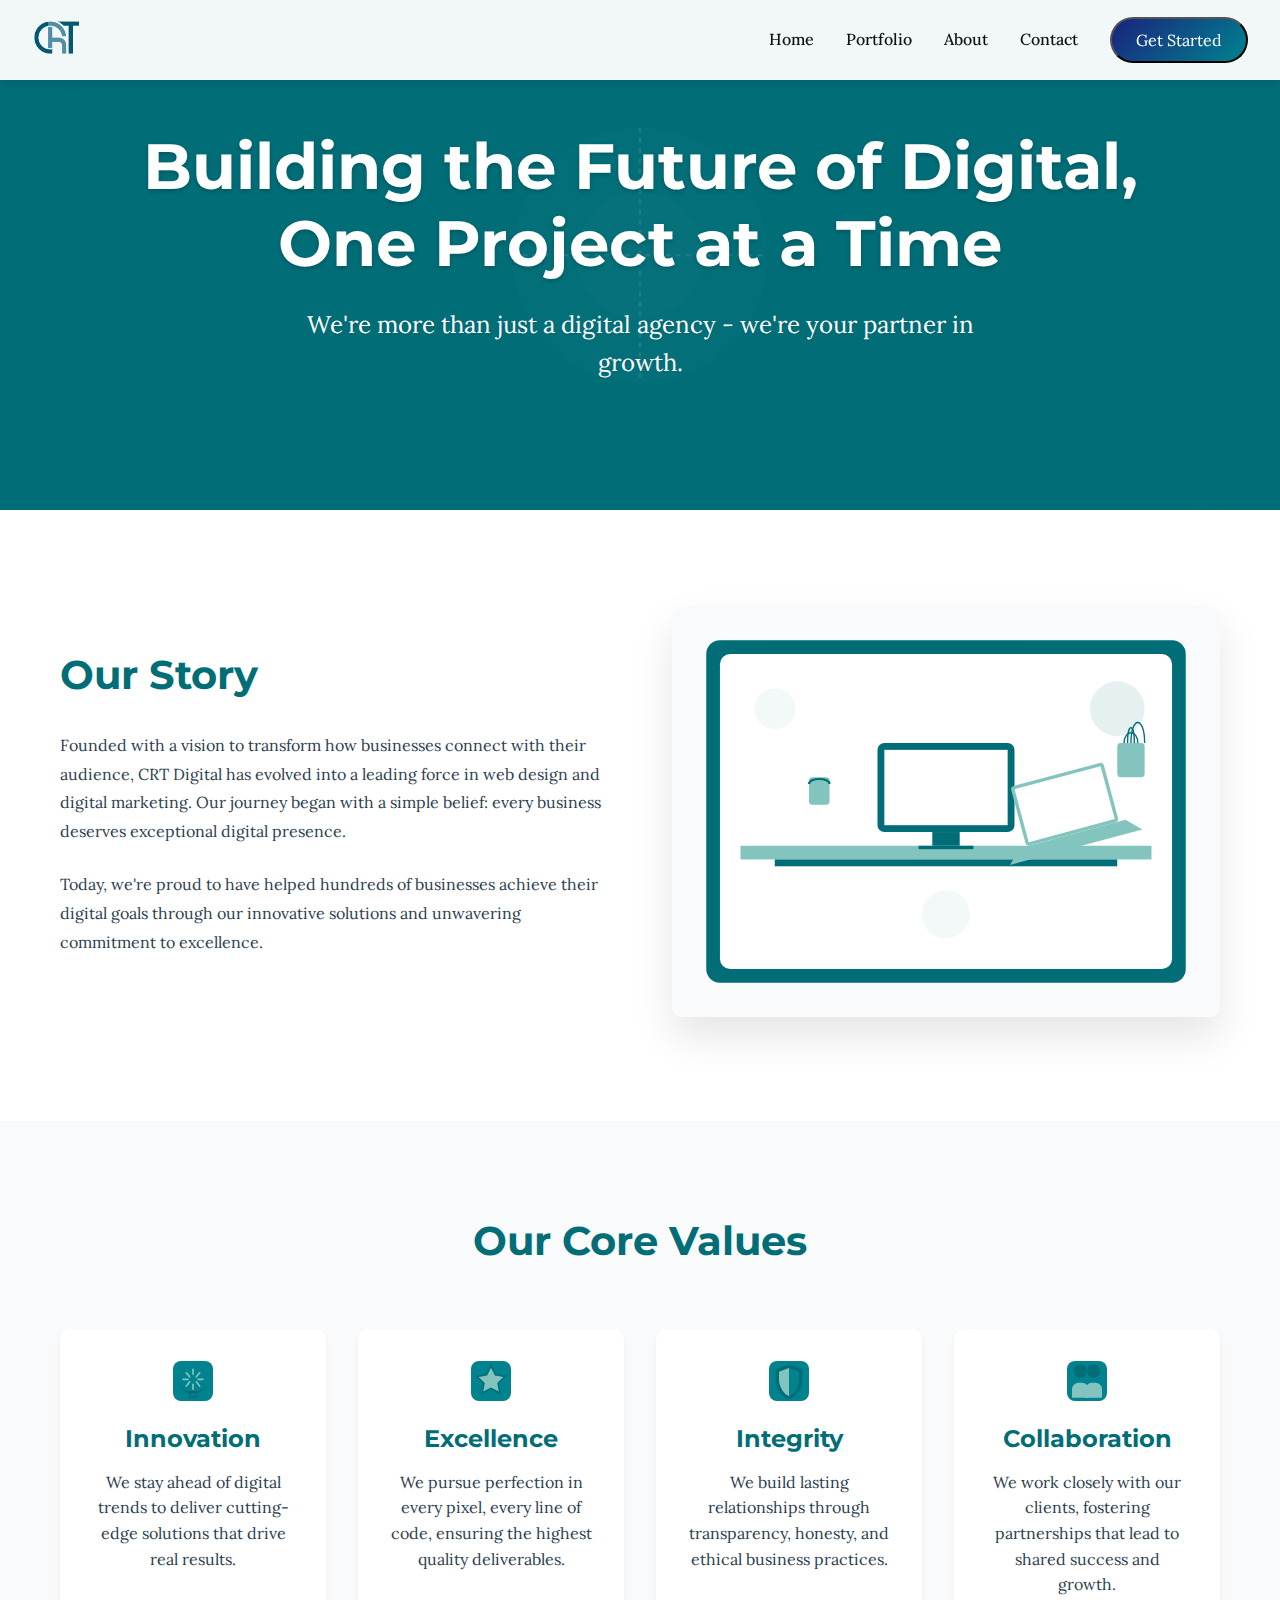
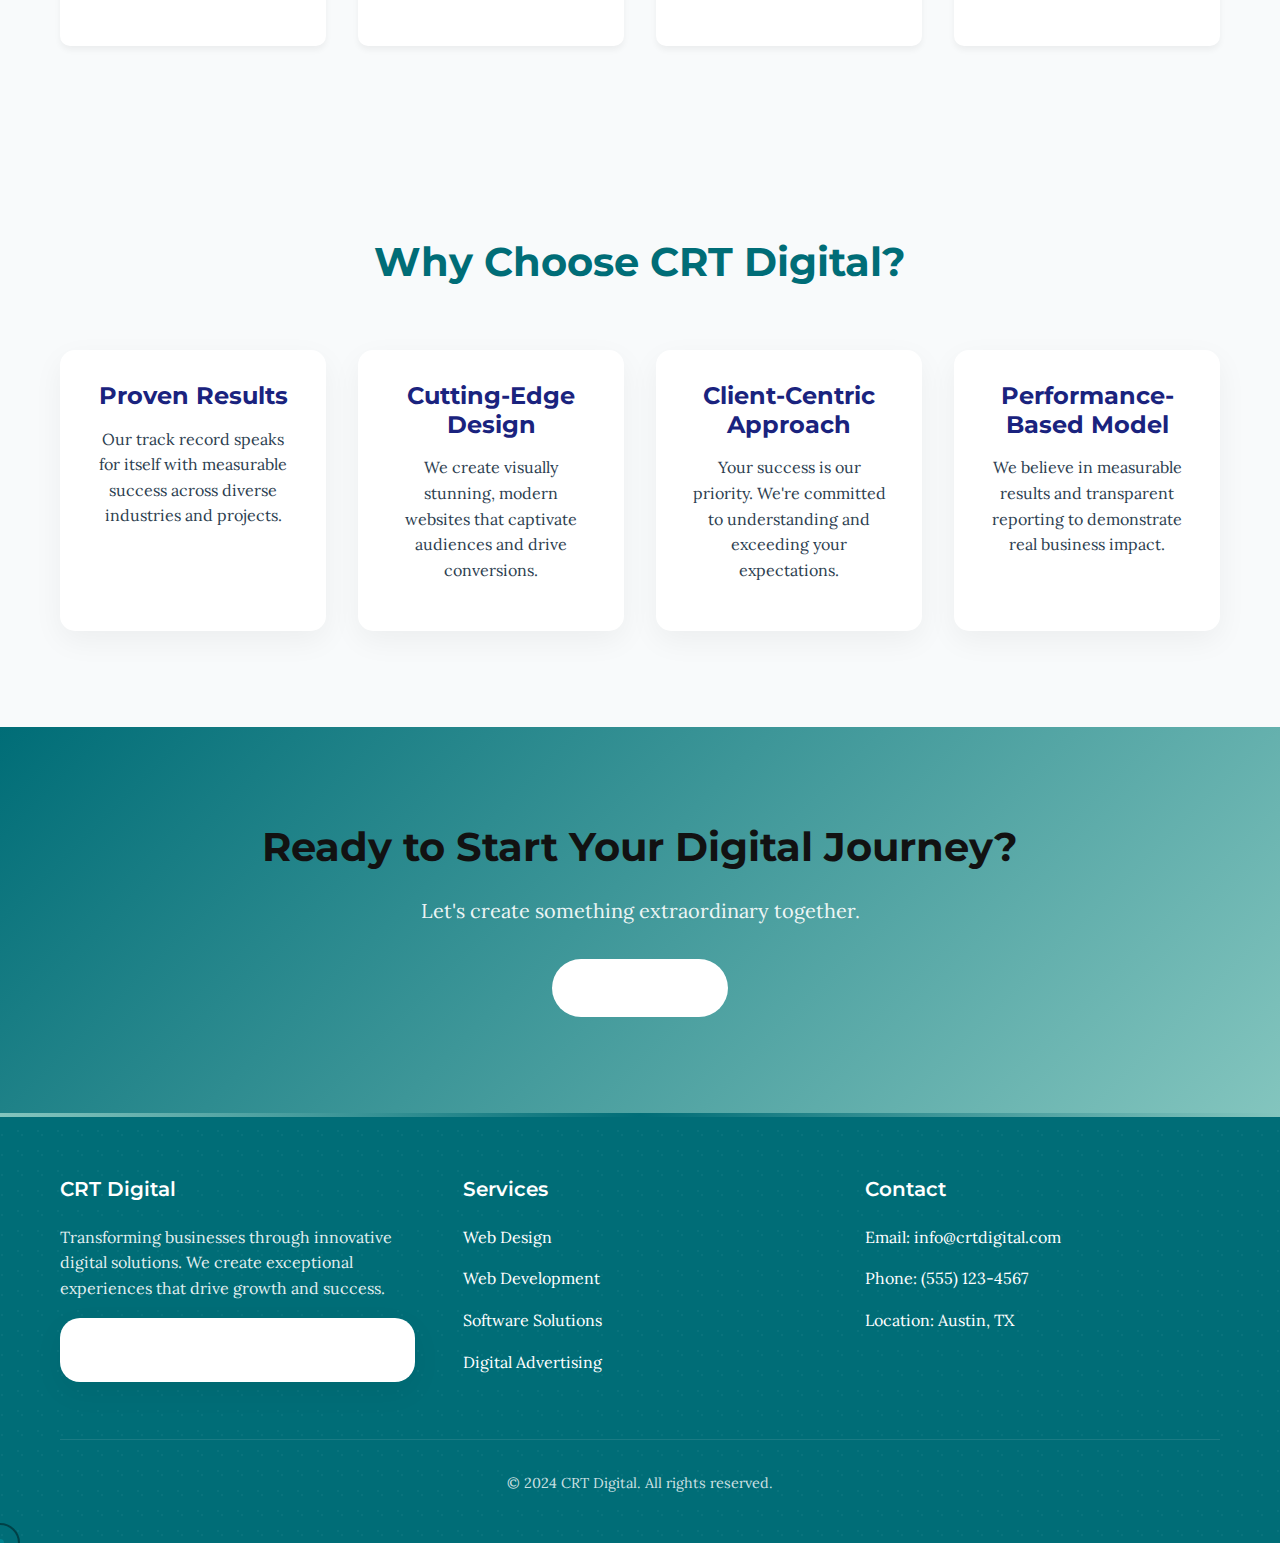
<file: about.html>
<!DOCTYPE html>
<html lang="en">
<head>
    <meta charset="UTF-8">
    <meta name="viewport" content="width=device-width, initial-scale=1.0">
    <title>About Us - CRT Digital | Web Design & Development Agency</title>
    <meta name="description" content="Learn about CRT Digital's journey, our team, and our commitment to delivering exceptional web design and digital marketing solutions.">
    
    <!-- Favicon -->
    <link rel="icon" type="image/png" href="assets/images/favicon.png">
    
    <!-- Fonts -->
    <link rel="preconnect" href="https://fonts.googleapis.com">
    <link rel="preconnect" href="https://fonts.gstatic.com" crossorigin>
    <link href="https://fonts.googleapis.com/css2?family=Montserrat:wght@400;500;600;700&family=Lora:wght@400;500;600&display=swap" rel="stylesheet">
    
    <!-- CSS -->
    <link rel="stylesheet" href="css/normalize.css">
    <link rel="stylesheet" href="css/styles.css">
    <link rel="stylesheet" href="css/animations.css">
    
    <!-- Scripts -->
    <script src="js/main.js" defer></script>
</head>
<body>
    <!-- Navigation -->
    <nav class="main-nav">
        <div class="nav-container">
            <a href="/" class="logo">
                <img src="assets/images/logo/crtOne[3206].png" alt="CRT Digital Logo">
            </a>
            <div class="nav-links">
                <a href="/">Home</a>
                <a href="/portfolio.html">Portfolio</a>
                <a href="/about.html" class="active">About</a>
                <a href="/contact.html">Contact</a>
                <button class="cta-button">Get Started</button>
            </div>
            <button class="mobile-menu-toggle" aria-label="Toggle Menu">
                <span></span>
                <span></span>
                <span></span>
            </button>
        </div>
    </nav>

    <!-- Hero Section -->
    <header class="about-hero">
        <img src="assets/images/graphics/about-hero-graphic.svg" alt="" class="about-hero-graphic" aria-hidden="true">
        <div class="container">
            <h1 class="reveal" data-aos="fade-up">Building the Future of Digital,<br>One Project at a Time</h1>
            <p class="reveal" data-aos="fade-up" data-aos-delay="100">We're more than just a digital agency - we're your partner in growth.</p>
        </div>
    </header>

    <!-- Story Section -->
    <section class="story-section">
        <div class="container">
            <div class="story-grid">
                <div class="story-content" data-aos="fade-right">
                    <h2>Our Story</h2>
                    <p>Founded with a vision to transform how businesses connect with their audience, CRT Digital has evolved into a leading force in web design and digital marketing. Our journey began with a simple belief: every business deserves exceptional digital presence.</p>
                    <p>Today, we're proud to have helped hundreds of businesses achieve their digital goals through our innovative solutions and unwavering commitment to excellence.</p>
                </div>
                <div class="story-image" data-aos="fade-left">
                    <img src="assets/images/about/office-graphic.svg" alt="CRT Digital Office" loading="lazy">
                </div>
            </div>
        </div>
    </section>

    <!-- Values Section -->
    <section class="values-section">
        <div class="container">
            <h2 data-aos="fade-up">Our Core Values</h2>
            <div class="values-grid">
                <div class="value-card" data-aos="fade-up" data-aos-delay="0">
                    <div class="value-icon">
                        <img src="assets/images/icons/innovation.svg" alt="Innovation Icon">
                    </div>
                    <h3>Innovation</h3>
                    <p>We stay ahead of digital trends to deliver cutting-edge solutions that drive real results.</p>
                </div>
                <div class="value-card" data-aos="fade-up" data-aos-delay="100">
                    <div class="value-icon">
                        <img src="assets/images/icons/excellence.svg" alt="Excellence Icon">
                    </div>
                    <h3>Excellence</h3>
                    <p>We pursue perfection in every pixel, every line of code, ensuring the highest quality deliverables.</p>
                </div>
                <div class="value-card" data-aos="fade-up" data-aos-delay="200">
                    <div class="value-icon">
                        <img src="assets/images/icons/integrity.svg" alt="Integrity Icon">
                    </div>
                    <h3>Integrity</h3>
                    <p>We build lasting relationships through transparency, honesty, and ethical business practices.</p>
                </div>
                <div class="value-card" data-aos="fade-up" data-aos-delay="300">
                    <div class="value-icon">
                        <img src="assets/images/icons/collaboration.svg" alt="Collaboration Icon">
                    </div>
                    <h3>Collaboration</h3>
                    <p>We work closely with our clients, fostering partnerships that lead to shared success and growth.</p>
                </div>
            </div>
        </div>
    </section>

    <!-- Why Choose Us Section -->
    <section class="why-us-section">
        <div class="container">
            <h2 data-aos="fade-up">Why Choose CRT Digital?</h2>
            <div class="benefits-grid">
                <div class="benefit-card" data-aos="fade-up" data-aos-delay="0">
                    <h3>Proven Results</h3>
                    <p>Our track record speaks for itself with measurable success across diverse industries and projects.</p>
                </div>
                <div class="benefit-card" data-aos="fade-up" data-aos-delay="100">
                    <h3>Cutting-Edge Design</h3>
                    <p>We create visually stunning, modern websites that captivate audiences and drive conversions.</p>
                </div>
                <div class="benefit-card" data-aos="fade-up" data-aos-delay="200">
                    <h3>Client-Centric Approach</h3>
                    <p>Your success is our priority. We're committed to understanding and exceeding your expectations.</p>
                </div>
                <div class="benefit-card" data-aos="fade-up" data-aos-delay="300">
                    <h3>Performance-Based Model</h3>
                    <p>We believe in measurable results and transparent reporting to demonstrate real business impact.</p>
                </div>
            </div>
        </div>
    </section>

    <!-- Call to Action -->
    <section class="cta-section">
        <div class="container">
            <h2 data-aos="fade-up">Ready to Start Your Digital Journey?</h2>
            <p data-aos="fade-up" data-aos-delay="100">Let's create something extraordinary together.</p>
            <a href="/contact.html" class="cta-button" data-aos="fade-up" data-aos-delay="200">Get in Touch</a>
        </div>
    </section>

    <!-- Footer -->
    <footer class="footer">
        <div class="container">
            <div class="footer-content">
                <div class="footer-section">
                    <h3><a href="/">CRT Digital</a></h3>
                    <p>Transforming businesses through innovative digital solutions. We create exceptional experiences that drive growth and success.</p>
                    <div class="social-links">
                        <a href="https://linkedin.com" target="_blank" rel="noopener noreferrer" aria-label="LinkedIn"><i class="fab fa-linkedin"></i></a>
                        <a href="https://twitter.com" target="_blank" rel="noopener noreferrer" aria-label="Twitter"><i class="fab fa-twitter"></i></a>
                        <a href="https://facebook.com" target="_blank" rel="noopener noreferrer" aria-label="Facebook"><i class="fab fa-facebook"></i></a>
                        <a href="https://instagram.com" target="_blank" rel="noopener noreferrer" aria-label="Instagram"><i class="fab fa-instagram"></i></a>
                    </div>
                </div>
                <div class="footer-section">
                    <h3>Services</h3>
                    <p><a href="/services/web-design.html">Web Design</a></p>
                    <p><a href="/services/web-development.html">Web Development</a></p>
                    <p><a href="/services/software-solutions.html">Software Solutions</a></p>
                    <p><a href="/services/digital-advertising.html">Digital Advertising</a></p>
                </div>
                <div class="footer-section">
                    <h3>Contact</h3>
                    <p><a href="mailto:info@crtdigital.com">Email: info@crtdigital.com</a></p>
                    <p><a href="tel:+15551234567">Phone: (555) 123-4567</a></p>
                    <p><a href="https://maps.google.com/?q=Austin,TX" target="_blank" rel="noopener noreferrer">Location: Austin, TX</a></p>
                </div>
            </div>
            <div class="footer-bottom">
                <p>&copy; 2024 CRT Digital. All rights reserved.</p>
            </div>
        </div>
    </footer>
</body>
</html>
</file>
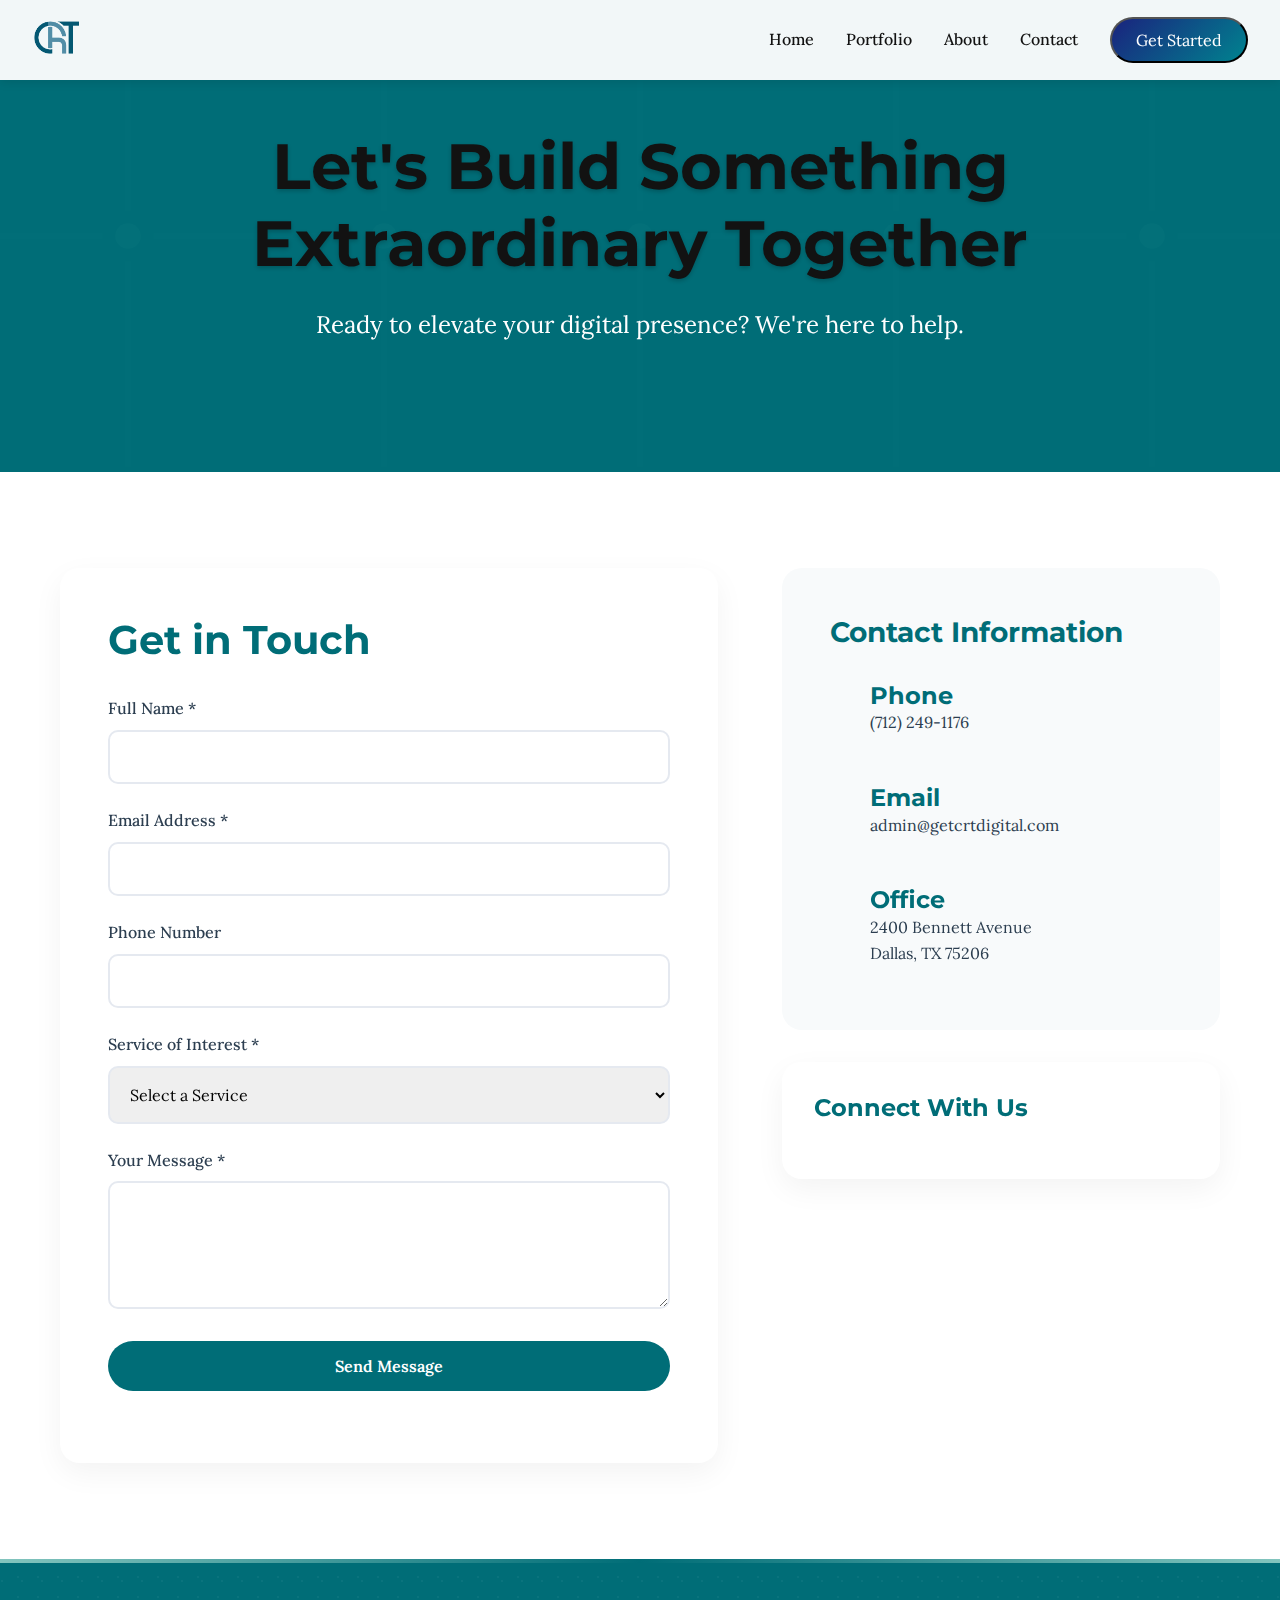
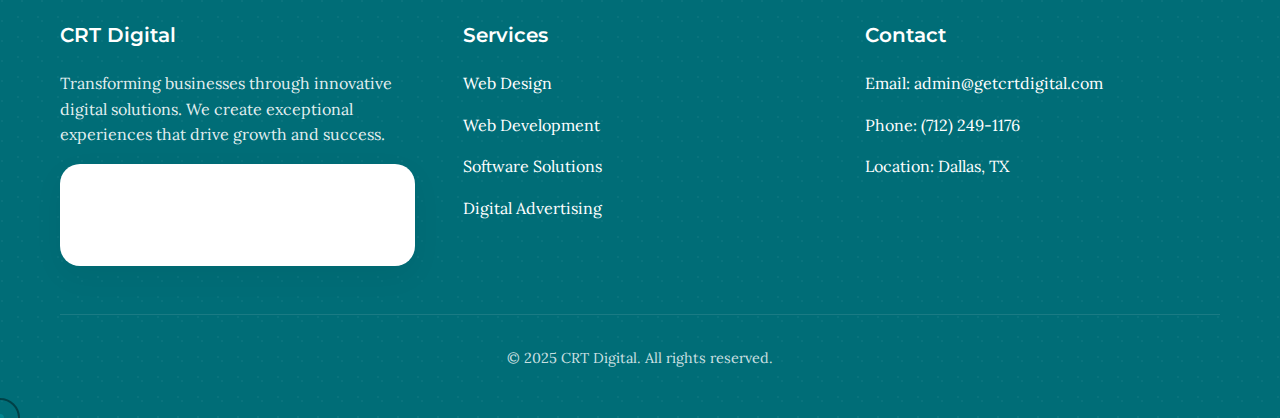
<file: contact.html>
<!DOCTYPE html>
<html lang="en">
<head>
    <meta charset="UTF-8">
    <meta name="viewport" content="width=device-width, initial-scale=1.0">
    <title>Contact Us - CRT Digital | Web Design & Development Agency</title>
    <meta name="description" content="Get in touch with CRT Digital for world-class web design, development, and digital marketing solutions.">
    
    <!-- Favicon -->
    <link rel="icon" type="image/png" href="assets/images/favicon.png">
    
    <!-- Fonts -->
    <link rel="preconnect" href="https://fonts.googleapis.com">
    <link rel="preconnect" href="https://fonts.gstatic.com" crossorigin>
    <link href="https://fonts.googleapis.com/css2?family=Montserrat:wght@400;500;600;700&family=Lora:wght@400;500;600&display=swap" rel="stylesheet">
    
    <!-- CSS -->
    <link rel="stylesheet" href="css/normalize.css">
    <link rel="stylesheet" href="css/styles.css">
    <link rel="stylesheet" href="https://unpkg.com/aos@next/dist/aos.css" />
    <link rel="stylesheet" href="css/animations.css">
    
    <!-- Scripts -->
    <script src="js/main.js" defer></script>
    <script src="js/contact.js" defer></script>
</head>
<body>
    <!-- Navigation -->
    <nav class="main-nav">
        <div class="nav-container">
            <a href="/" class="logo">
                <img src="assets/images/logo/crtOne[3206].png" alt="CRT Digital Logo">
            </a>
            <div class="nav-links">
                <a href="/">Home</a>
                <a href="/portfolio.html">Portfolio</a>
                <a href="/about.html">About</a>
                <a href="/contact.html" class="active">Contact</a>
                <button class="cta-button">Get Started</button>
            </div>
            <button class="mobile-menu-toggle" aria-label="Toggle Menu">
                <span></span>
                <span></span>
                <span></span>
            </button>
        </div>
    </nav>

    <!-- Contact Hero -->
    <header class="contact-hero">
        <div class="container">
            <h1 data-aos="fade-up" data-aos-duration="1000">Let's Build Something Extraordinary Together</h1>
            <p data-aos="fade-up" data-aos-delay="200" data-aos-duration="1000">Ready to elevate your digital presence? We're here to help.</p>
        </div>
    </header>

    <!-- Contact Section -->
    <section class="contact-section">
        <div class="container">
            <div class="contact-grid">
                <!-- Contact Form -->
                <div class="contact-form-container" data-aos="fade-right">
                    <h2>Get in Touch</h2>
                    <form id="contactForm" class="contact-form" novalidate>
                        <div class="form-group">
                            <label for="name">Full Name *</label>
                            <input type="text" id="name" name="name" required>
                        </div>
                        <div class="form-group">
                            <label for="email">Email Address *</label>
                            <input type="email" id="email" name="email" required>
                        </div>
                        <div class="form-group">
                            <label for="phone">Phone Number</label>
                            <input type="tel" id="phone" name="phone">
                        </div>
                        <div class="form-group">
                            <label for="service">Service of Interest *</label>
                            <select id="service" name="service" required>
                                <option value="">Select a Service</option>
                                <option value="web-design">Web Design</option>
                                <option value="web-development">Web Development</option>
                                <option value="software-solutions">Software Solutions</option>
                                <option value="digital-advertising">Digital Advertising</option>
                            </select>
                        </div>
                        <div class="form-group">
                            <label for="message">Your Message *</label>
                            <textarea id="message" name="message" rows="5" required></textarea>
                        </div>
                        <div class="form-group">
                            <button type="submit" class="submit-button">Send Message</button>
                        </div>
                    </form>
                </div>

                <!-- Contact Information -->
                <div class="contact-info" data-aos="fade-left">
                    <div class="info-card">
                        <h3>Contact Information</h3>
                        <div class="info-item">
                            <svg width="24" height="24"><use href="assets/images/icons/contact-icons.svg#phone-icon"/></svg>
                            <div>
                                <h4>Phone</h4>
                                <p><a href="tel:+17122491176">(712) 249-1176</a></p>
                            </div>
                        </div>
                        <div class="info-item">
                            <svg width="24" height="24"><use href="assets/images/icons/contact-icons.svg#email-icon"/></svg>
                            <div>
                                <h4>Email</h4>
                                <p><a href="mailto:admin@getcrtdigital.com">admin@getcrtdigital.com</a></p>
                            </div>
                        </div>
                        <div class="info-item">
                            <svg width="24" height="24"><use href="assets/images/icons/contact-icons.svg#location-icon"/></svg>
                            <div>
                                <h4>Office</h4>
                                <p>2400 Bennett Avenue<br>Dallas, TX 75206</p>
                            </div>
                        </div>
                    </div>

                    <div class="social-links">
                        <h3>Connect With Us</h3>
                        <div class="social-icons">
                            <a href="#" target="_blank" rel="noopener" aria-label="LinkedIn">
                                <svg width="24" height="24"><use href="assets/images/icons/social-icons.svg#linkedin-icon"/></svg>
                            </a>
                            <a href="#" target="_blank" rel="noopener" aria-label="Twitter">
                                <svg width="24" height="24"><use href="assets/images/icons/social-icons.svg#twitter-icon"/></svg>
                            </a>
                            <a href="#" target="_blank" rel="noopener" aria-label="Instagram">
                                <svg width="24" height="24"><use href="assets/images/icons/social-icons.svg#instagram-icon"/></svg>
                            </a>
                        </div>
                    </div>
                </div>
            </div>
        </div>
    </section>

    <!-- Footer -->
    <footer class="footer">
        <div class="container">
            <div class="footer-content">
                <div class="footer-section">
                    <h3><a href="/">CRT Digital</a></h3>
                    <p>Transforming businesses through innovative digital solutions. We create exceptional experiences that drive growth and success.</p>
                    <div class="social-links">
                        <a href="https://linkedin.com" target="_blank" rel="noopener noreferrer" aria-label="LinkedIn">
                            <svg width="20" height="20"><use href="assets/images/icons/social-icons.svg#linkedin-icon"/></svg>
                        </a>
                        <a href="https://twitter.com" target="_blank" rel="noopener noreferrer" aria-label="Twitter">
                            <svg width="20" height="20"><use href="assets/images/icons/social-icons.svg#twitter-icon"/></svg>
                        </a>
                        <a href="https://instagram.com" target="_blank" rel="noopener noreferrer" aria-label="Instagram">
                            <svg width="20" height="20"><use href="assets/images/icons/social-icons.svg#instagram-icon"/></svg>
                        </a>
                    </div>
                </div>
                <div class="footer-section">
                    <h3>Services</h3>
                    <p><a href="services/web-design.html">Web Design</a></p>
                    <p><a href="services/web-development.html">Web Development</a></p>
                    <p><a href="services/software-solutions.html">Software Solutions</a></p>
                    <p><a href="services/digital-advertising.html">Digital Advertising</a></p>
                </div>
                <div class="footer-section">
                    <h3>Contact</h3>
                    <p><a href="mailto:admin@getcrtdigital.com">Email: admin@getcrtdigital.com</a></p>
                    <p><a href="tel:+17122491176">Phone: (712) 249-1176</a></p>
                    <p><a href="https://maps.google.com/?q=2400+Bennett+Avenue,+Dallas+TX+75206" target="_blank" rel="noopener noreferrer">Location: Dallas, TX</a></p>
                </div>
            </div>
            <div class="footer-bottom">
                <p>&copy; 2025 CRT Digital. All rights reserved.</p>
            </div>
        </div>
    </footer>

    <!-- Scripts -->
    <script src="https://unpkg.com/aos@next/dist/aos.js"></script>
    <script>
        AOS.init({
            duration: 800,
            offset: 100,
            once: true
        });
    </script>
    <script src="js/main.js"></script>
    <script src="js/contact.js"></script>
</body>
</html>
</file>
<file: css/styles.css>
/* Design System - CRT Digital
 * Version: 1.0.0
 * Last Updated: 2025-01-13
 */

:root {
    /* Color System */
    --primary-blue: #1a237e;
    --primary-blue-rgb: 26, 35, 126;
    --primary-gold: #ffd700;
    --primary-gold-rgb: 255, 215, 0;
    --primary-teal: #00838f;
    --primary-teal-rgb: 0, 131, 143;
    
    /* Gradients */
    --gradient-start: #1a237e;
    --gradient-middle: #0277bd;
    --gradient-end: #00838f;
    --gradient-gold: linear-gradient(135deg, #ffd700, #ffa000);
    --gradient-primary: linear-gradient(135deg, var(--gradient-start), var(--gradient-end));
    --gradient-dark: linear-gradient(135deg, #121212, #1a237e);
    
    /* Neutral Colors */
    --text-dark: #121212;
    --text-light: #ffffff;
    --text-muted: #6b7280;
    --surface-light: #ffffff;
    --surface-dark: #121212;
    
    /* Typography */
    --font-heading: 'Montserrat', -apple-system, BlinkMacSystemFont, sans-serif;
    --font-body: 'Lora', Georgia, serif;
    
    /* Font Sizes */
    --text-xs: 0.75rem;
    --text-sm: 0.875rem;
    --text-base: 1rem;
    --text-lg: 1.125rem;
    --text-xl: 1.25rem;
    --text-2xl: 1.5rem;
    --text-3xl: 1.875rem;
    --text-4xl: 2.25rem;
    --text-5xl: 3rem;
    
    /* Spacing */
    --space-1: 0.25rem;
    --space-2: 0.5rem;
    --space-3: 0.75rem;
    --space-4: 1rem;
    --space-5: 1.25rem;
    --space-6: 1.5rem;
    --space-8: 2rem;
    --space-10: 2.5rem;
    --space-12: 3rem;
    --space-16: 4rem;
    
    /* Shadows */
    --shadow-sm: 0 1px 2px 0 rgba(0, 0, 0, 0.05);
    --shadow-md: 0 4px 6px -1px rgba(0, 0, 0, 0.1), 0 2px 4px -1px rgba(0, 0, 0, 0.06);
    --shadow-lg: 0 10px 15px -3px rgba(0, 0, 0, 0.1), 0 4px 6px -2px rgba(0, 0, 0, 0.05);
    --shadow-xl: 0 20px 25px -5px rgba(0, 0, 0, 0.1), 0 10px 10px -5px rgba(0, 0, 0, 0.04);
    
    /* Border Radius */
    --radius-sm: 0.25rem;
    --radius-md: 0.375rem;
    --radius-lg: 0.5rem;
    --radius-xl: 1rem;
    --radius-2xl: 1.5rem;
    --radius-full: 9999px;
    
    /* Transitions */
    --transition-fast: 150ms cubic-bezier(0.4, 0, 0.2, 1);
    --transition-normal: 300ms cubic-bezier(0.4, 0, 0.2, 1);
    --transition-slow: 500ms cubic-bezier(0.4, 0, 0.2, 1);
    
    /* Z-index */
    --z-negative: -1;
    --z-elevate: 1;
    --z-sticky: 100;
    --z-drawer: 200;
    --z-dropdown: 300;
    --z-modal: 400;
    --z-popover: 500;
    --z-maximum: 999;
}

/* Base Styles */
html {
    font-size: 16px;
    scroll-behavior: smooth;
}

body {
    font-family: var(--font-body);
    font-size: var(--text-base);
    line-height: 1.6;
    color: var(--text-dark);
    background-color: var(--surface-light);
    -webkit-font-smoothing: antialiased;
    -moz-osx-font-smoothing: grayscale;
}

/* Typography */
h1, h2, h3, h4, h5, h6 {
    font-family: var(--font-heading);
    font-weight: 700;
    line-height: 1.2;
    margin: 0 0 var(--space-4);
    color: var(--text-dark);
}

h1 { font-size: var(--text-5xl); }
h2 { font-size: var(--text-4xl); }
h3 { font-size: var(--text-3xl); }
h4 { font-size: var(--text-2xl); }
h5 { font-size: var(--text-xl); }
h6 { font-size: var(--text-lg); }

p {
    margin: 0 0 var(--space-4);
}

/* Links */
a {
    color: var(--primary-blue);
    text-decoration: none;
    transition: color var(--transition-normal);
}

a:hover {
    color: var(--primary-teal);
}

/* Buttons */
.btn {
    display: inline-flex;
    align-items: center;
    justify-content: center;
    padding: var(--space-3) var(--space-6);
    border-radius: var(--radius-full);
    font-family: var(--font-heading);
    font-weight: 600;
    font-size: var(--text-base);
    line-height: 1;
    text-align: center;
    transition: all var(--transition-normal);
    cursor: pointer;
    border: none;
    outline: none;
    white-space: nowrap;
}

.btn-primary {
    background: var(--gradient-primary);
    color: var(--text-light);
    box-shadow: var(--shadow-md);
}

.btn-primary:hover {
    transform: translateY(-2px);
    box-shadow: var(--shadow-lg);
}

.btn-secondary {
    background: transparent;
    border: 2px solid var(--primary-blue);
    color: var(--primary-blue);
}

.btn-secondary:hover {
    background: var(--primary-blue);
    color: var(--text-light);
}

/* Cards */
.card {
    background: var(--surface-light);
    border-radius: var(--radius-lg);
    box-shadow: var(--shadow-md);
    padding: var(--space-6);
    transition: all var(--transition-normal);
}

.card:hover {
    transform: translateY(-4px);
    box-shadow: var(--shadow-xl);
}

/* Container */
.container {
    width: 100%;
    max-width: var(--container-max);
    margin: 0 auto;
    padding: 0 2rem;
}

@media (max-width: 768px) {
    .container {
        padding: 0 2.5rem;
    }
}

@media (max-width: 480px) {
    .container {
        padding: 0 2rem;
    }
}

/* Grid System */
.grid {
    display: grid;
    gap: var(--space-6);
}

.grid-2 { grid-template-columns: repeat(2, 1fr); }
.grid-3 { grid-template-columns: repeat(3, 1fr); }
.grid-4 { grid-template-columns: repeat(4, 1fr); }

@media (max-width: 1024px) {
    .grid-4 { grid-template-columns: repeat(3, 1fr); }
}

@media (max-width: 768px) {
    .grid-3, .grid-4 { grid-template-columns: repeat(2, 1fr); }
}

@media (max-width: 640px) {
    .grid-2, .grid-3, .grid-4 { grid-template-columns: 1fr; }
}

/* Forms */
.form-group {
    margin-bottom: var(--space-4);
}

.form-label {
    display: block;
    margin-bottom: var(--space-2);
    font-family: var(--font-heading);
    font-weight: 500;
    color: var(--text-dark);
}

.form-input {
    width: 100%;
    padding: var(--space-3) var(--space-4);
    border: 2px solid var(--text-muted);
    border-radius: var(--radius-md);
    font-family: var(--font-body);
    font-size: var(--text-base);
    transition: all var(--transition-normal);
}

.form-input:focus {
    border-color: var(--primary-blue);
    outline: none;
    box-shadow: 0 0 0 3px rgba(var(--primary-blue-rgb), 0.1);
}

/* Section Spacing */
.section {
    padding: var(--space-16) 0;
}

.section-sm {
    padding: var(--space-8) 0;
}

.section-lg {
    padding: var(--space-16) 0;
}

/* Reset & Base Styles */
* {
    margin: 0;
    padding: 0;
    box-sizing: border-box;
}

body {
    font-family: var(--font-body);
    color: var(--text-dark);
    line-height: 1.6;
}

.container {
    max-width: 1200px;
    margin: 0 auto;
    padding: 0 20px;
}

/* Typography */
h1, h2, h3, h4, h5, h6 {
    font-family: var(--font-heading);
    font-weight: 700;
    line-height: 1.2;
}

h1 {
    font-size: 3.5rem;
    margin-bottom: 1rem;
}

h2 {
    font-size: 2.5rem;
    margin-bottom: 2rem;
}

/* Navigation */
.main-nav {
    position: fixed;
    width: 100%;
    top: 0;
    z-index: 1000;
    background: rgba(255, 255, 255, 0.95);
    backdrop-filter: blur(10px);
    box-shadow: 0 2px 10px rgba(0, 0, 0, 0.1);
}

.nav-container {
    display: flex;
    justify-content: space-between;
    align-items: center;
    padding: 1rem 2rem;
    max-width: 1400px;
    margin: 0 auto;
}

.logo img {
    height: 40px;
}

.nav-links {
    display: flex;
    align-items: center;
    gap: 2rem;
}

.nav-links a {
    position: relative;
    text-decoration: none;
    color: var(--text-dark);
    font-weight: 500;
    transition: color 0.3s ease;
}

.nav-links a:hover {
    color: var(--primary-teal);
}

/* Dropdown Styles */
.dropdown {
    position: relative;
    display: inline-block;
}

.dropdown-trigger {
    cursor: pointer;
}

.dropdown-content {
    position: absolute;
    top: 100%;
    left: 50%;
    transform: translateX(-50%);
    background: white;
    min-width: 300px;
    border-radius: var(--radius-lg);
    box-shadow: var(--shadow-xl);
    padding: var(--space-4);
    opacity: 0;
    visibility: hidden;
    transition: all 0.3s ease;
    z-index: var(--z-dropdown);
}

.dropdown:hover .dropdown-content {
    opacity: 1;
    visibility: visible;
    transform: translateX(-50%) translateY(8px);
}

.dropdown-item {
    display: flex;
    align-items: center;
    gap: var(--space-4);
    padding: var(--space-4);
    border-radius: var(--radius-md);
    transition: background-color 0.3s ease;
}

.dropdown-item:hover {
    background-color: rgba(0, 0, 0, 0.05);
}

.dropdown-item svg {
    width: 24px;
    height: 24px;
    fill: var(--primary-teal);
}

.dropdown-item h3 {
    font-size: var(--text-base);
    margin: 0;
    color: var(--text-dark);
}

.dropdown-item p {
    font-size: var(--text-sm);
    color: var(--text-muted);
    margin: 0;
}

/* CTA Button */
.cta-button {
    background: var(--gradient-primary);
    color: white !important;
    padding: var(--space-3) var(--space-6);
    border-radius: var(--radius-full);
    transition: transform 0.3s ease, box-shadow 0.3s ease;
}

.cta-button:hover {
    transform: translateY(-2px);
    box-shadow: var(--shadow-lg);
}

/* Mobile Menu Toggle */
.mobile-menu-toggle {
    display: none;
    flex-direction: column;
    justify-content: space-between;
    width: 30px;
    height: 20px;
    background: none;
    border: none;
    cursor: pointer;
    padding: 0;
}

.mobile-menu-toggle span {
    width: 100%;
    height: 2px;
    background-color: var(--text-dark);
    transition: all 0.3s ease;
}

@media (max-width: 1024px) {
    .nav-links {
        display: none;
    }
    
    .mobile-menu-toggle {
        display: flex;
    }
    
    .nav-links.active {
        display: flex;
        flex-direction: column;
        position: absolute;
        top: 100%;
        left: 0;
        right: 0;
        background: white;
        padding: var(--space-6);
        box-shadow: var(--shadow-lg);
    }
    
    .dropdown-content {
        position: static;
        transform: none;
        box-shadow: none;
        min-width: 100%;
        padding: 0;
        margin-top: var(--space-4);
    }
    
    .dropdown:hover .dropdown-content {
        transform: none;
    }
}

/* Mega Menu Styles */
.mega-menu-trigger {
    position: relative;
}

.mega-menu {
    position: absolute;
    top: 100%;
    left: 50%;
    transform: translateX(-50%) translateY(20px);
    background: rgba(255, 255, 255, 0.95);
    backdrop-filter: blur(10px);
    border-radius: 20px;
    box-shadow: 0 30px 60px rgba(0, 0, 0, 0.1),
                0 10px 30px rgba(0, 0, 0, 0.05);
    padding: 2rem;
    opacity: 0;
    visibility: hidden;
    transition: all 0.3s cubic-bezier(0.4, 0, 0.2, 1);
    z-index: 1000;
    min-width: 800px;
}

.mega-menu::before {
    content: '';
    position: absolute;
    top: -8px;
    left: 50%;
    transform: translateX(-50%) rotate(45deg);
    width: 16px;
    height: 16px;
    background: rgba(255, 255, 255, 0.95);
    border-radius: 2px;
}

.mega-menu-trigger:hover .mega-menu {
    opacity: 1;
    visibility: visible;
    transform: translateX(-50%) translateY(0);
}

.mega-menu-content {
    display: grid;
    grid-template-columns: 3fr 1fr;
    gap: 2rem;
}

.mega-menu-grid {
    display: grid;
    grid-template-columns: repeat(2, 1fr);
    gap: 1.5rem;
}

.mega-menu-item {
    display: flex;
    align-items: flex-start;
    padding: 1rem;
    border-radius: 15px;
    transition: all 0.3s ease;
    text-decoration: none;
    color: var(--text-dark);
}

.mega-menu-item:hover {
    background: rgba(0, 0, 0, 0.03);
    transform: translateY(-2px);
}

.service-icon {
    width: 50px;
    height: 50px;
    margin-right: 1rem;
    flex-shrink: 0;
}

.service-icon img {
    width: 100%;
    height: 100%;
    object-fit: contain;
}

.service-info h3 {
    margin: 0 0 0.5rem;
    font-size: 1rem;
    color: var(--primary-blue);
}

.service-info p {
    margin: 0;
    font-size: 0.875rem;
    color: var(--text-dark);
    opacity: 0.8;
}

.mega-menu-feature {
    position: relative;
    background: linear-gradient(135deg, var(--gradient-start), var(--gradient-end));
    border-radius: 15px;
    padding: 1.5rem;
    color: white;
    overflow: hidden;
}

.mega-menu-feature::before {
    content: '';
    position: absolute;
    top: 0;
    left: 0;
    width: 100%;
    height: 100%;
    background: url('../assets/images/patterns/dots.svg');
    opacity: 0.1;
}

.feature-content {
    position: relative;
    z-index: 1;
}

.feature-label {
    display: inline-block;
    padding: 0.25rem 0.75rem;
    background: rgba(255, 255, 255, 0.1);
    border-radius: 20px;
    font-size: 0.75rem;
    margin-bottom: 1rem;
}

.feature-content h3 {
    margin: 0 0 0.5rem;
    font-size: 1.25rem;
}

.feature-content p {
    margin: 0 0 1rem;
    opacity: 0.9;
    font-size: 0.875rem;
}

.feature-link {
    display: inline-block;
    color: white;
    text-decoration: none;
    font-weight: 500;
    font-size: 0.875rem;
    padding-bottom: 2px;
    border-bottom: 1px solid rgba(255, 255, 255, 0.3);
    transition: border-color 0.3s ease;
}

.feature-link:hover {
    border-color: white;
}

/* Mobile Menu Enhancements */
.mobile-menu-toggle {
    display: none;
    background: none;
    border: none;
    padding: 0;
    cursor: pointer;
    width: 30px;
    height: 24px;
    position: relative;
}

.mobile-menu-toggle span {
    display: block;
    width: 100%;
    height: 2px;
    background: var(--text-dark);
    position: absolute;
    left: 0;
    transition: all 0.3s ease;
}

.mobile-menu-toggle span:first-child {
    top: 0;
}

.mobile-menu-toggle span:nth-child(2) {
    top: 50%;
    transform: translateY(-50%);
}

.mobile-menu-toggle span:last-child {
    bottom: 0;
}

.mobile-menu-open .mobile-menu-toggle span:first-child {
    transform: translateY(11px) rotate(45deg);
}

.mobile-menu-open .mobile-menu-toggle span:nth-child(2) {
    opacity: 0;
}

.mobile-menu-open .mobile-menu-toggle span:last-child {
    transform: translateY(-11px) rotate(-45deg);
}

@media (max-width: 1024px) {
    .mega-menu {
        min-width: 600px;
    }
}

@media (max-width: 768px) {
    .mobile-menu-toggle {
        display: block;
    }

    .nav-links {
        position: fixed;
        top: 80px;
        left: 0;
        width: 100%;
        height: calc(100vh - 80px);
        background: white;
        flex-direction: column;
        padding: 2rem;
        transform: translateX(100%);
        transition: transform 0.3s ease;
        overflow-y: auto;
    }

    .mobile-menu-open .nav-links {
        transform: translateX(0);
    }

    .mega-menu {
        position: static;
        transform: none;
        min-width: 100%;
        box-shadow: none;
        padding: 1rem 0;
    }

    .mega-menu-content {
        grid-template-columns: 1fr;
    }

    .mega-menu-grid {
        grid-template-columns: 1fr;
    }
}

/* Hero Section */
.hero {
    position: relative;
    min-height: 80vh;
    display: flex;
    align-items: center;
    justify-content: center;
    overflow: hidden;
    background-color: #1a1a1a;
    padding: 4rem 0;
}

.hero-background {
    position: absolute;
    top: 0;
    left: 0;
    width: 100%;
    height: 100%;
    z-index: 1;
    background: linear-gradient(45deg, rgba(0, 109, 119, 0.9), rgba(26, 26, 26, 0.95));
}

#particles-js {
    position: absolute;
    width: 100%;
    height: 100%;
    background-color: transparent;
}

.hero .container {
    position: relative;
    z-index: 2;
}

.hero-content {
    max-width: 800px;
    margin: 0 auto;
    text-align: center;
    padding: 2rem;
    display: flex;
    flex-direction: column;
    align-items: center;
    justify-content: center;
}

.dynamic-text {
    font-size: 3.5rem;
    font-weight: 700;
    margin-bottom: 1.25rem;
    color: #ffffff;
    text-shadow: 0 2px 4px rgba(0, 0, 0, 0.1);
}

.typed-text {
    color: var(--primary);
    text-shadow: 0 2px 4px rgba(0, 0, 0, 0.1);
}

.cursor {
    display: inline-block;
    width: 3px;
    background-color: var(--primary);
    margin-left: 0.1rem;
    animation: blink 1s infinite;
}

@keyframes blink {
    0% { opacity: 1; }
    50% { opacity: 0; }
    100% { opacity: 1; }
}

.hero-description {
    font-size: 1.25rem;
    color: #ffffff;
    margin-bottom: 2.5rem;
    line-height: 1.6;
    text-shadow: 0 2px 4px rgba(0, 0, 0, 0.1);
}

.hero-cta {
    display: flex;
    gap: 1rem;
    justify-content: center;
}

.hero-section .cta-button {
    background: white;
    color: var(--text-dark);
    font-weight: 600;
    padding: 1rem 2rem;
    border-radius: var(--radius-full);
    text-decoration: none;
    display: inline-flex;
    align-items: center;
    gap: 0.5rem;
    transition: all 0.3s cubic-bezier(0.4, 0, 0.2, 1);
    box-shadow: 0 4px 6px -1px rgba(0, 0, 0, 0.1),
                0 2px 4px -1px rgba(0, 0, 0, 0.06);
    position: relative;
    overflow: hidden;
    border: 2px solid transparent;
}

.hero-section .cta-button:hover {
    transform: translateY(-2px);
    box-shadow: 0 10px 15px -3px rgba(0, 0, 0, 0.1),
                0 4px 6px -2px rgba(0, 0, 0, 0.05);
    border-color: rgba(255, 255, 255, 0.2);
}

.hero-section .cta-button:active {
    transform: translateY(0);
}

.hero-section .cta-button::after {
    content: '';
    position: absolute;
    top: 0;
    left: 0;
    width: 100%;
    height: 100%;
    background: linear-gradient(120deg, 
        rgba(255, 255, 255, 0) 0%,
        rgba(255, 255, 255, 0.6) 50%,
        rgba(255, 255, 255, 0) 100%);
    transform: translateX(-100%);
    transition: transform 0.6s;
}

.hero-section .cta-button:hover::after {
    transform: translateX(100%);
}

.hero-section .cta-button svg {
    width: 20px;
    height: 20px;
    transition: transform 0.3s ease;
}

.hero-section .cta-button:hover svg {
    transform: translateX(4px);
}

.primary-button {
    padding: 1rem 2rem;
    background: var(--primary);
    color: white;
    border-radius: 50px;
    font-weight: 600;
    transition: transform 0.3s ease, box-shadow 0.3s ease;
    text-decoration: none;
}

.primary-button:hover {
    transform: translateY(-2px);
    box-shadow: 0 4px 15px rgba(0, 109, 119, 0.2);
}

.secondary-button {
    padding: 1rem 2rem;
    background: transparent;
    color: #ffffff;
    border: 2px solid #ffffff;
    border-radius: 50px;
    font-weight: 600;
    transition: transform 0.3s ease, background 0.3s ease;
    text-decoration: none;
}

.secondary-button:hover {
    transform: translateY(-2px);
    background: rgba(255, 255, 255, 0.1);
}

@media (max-width: 768px) {
    .dynamic-text {
        font-size: 2.5rem;
    }

    .hero-description {
        font-size: 1.1rem;
    }

    .hero-cta {
        flex-direction: column;
    }

    .primary-button,
    .secondary-button {
        width: 100%;
        text-align: center;
    }
}

/* Services Section */
.services {
    position: relative;
    background: var(--surface-light);
}

.section-header {
    text-align: center;
    max-width: 800px;
    margin: 0 auto var(--space-16);
}

.section-subtitle {
    display: inline-block;
    font-family: var(--font-heading);
    font-size: var(--text-sm);
    font-weight: 600;
    text-transform: uppercase;
    letter-spacing: 2px;
    color: var(--primary-teal);
    margin-bottom: var(--space-4);
    padding: var(--space-2) var(--space-4);
    background: rgba(var(--primary-teal-rgb), 0.1);
    border-radius: var(--radius-full);
}

.section-title {
    font-size: var(--text-4xl);
    margin-bottom: var(--space-4);
}

.section-description {
    color: var(--text-muted);
    font-size: var(--text-lg);
}

.services-grid {
    display: grid;
    grid-template-columns: repeat(2, 1fr);
    gap: var(--space-8);
    margin-bottom: var(--space-16);
}

/* Premium Service Cards */
.service-card {
    position: relative;
    padding: 3rem;
    border-radius: var(--radius-xl);
    background: var(--surface-light);
    transition: all 0.4s cubic-bezier(0.4, 0, 0.2, 1);
    display: flex;
    flex-direction: column;
    align-items: center;
    text-align: center;
    overflow: hidden;
    border: 1px solid rgba(var(--primary-teal-rgb), 0.1);
    box-shadow: 
        0 4px 6px -1px rgba(0, 0, 0, 0.05),
        0 2px 4px -1px rgba(0, 0, 0, 0.03);
}

.service-card::before {
    content: '';
    position: absolute;
    top: 0;
    left: 0;
    width: 100%;
    height: 100%;
    background: linear-gradient(135deg, 
        rgba(var(--primary-blue-rgb), 0.03) 0%,
        rgba(var(--primary-teal-rgb), 0.03) 100%);
    opacity: 0;
    transition: opacity 0.4s ease;
}

.service-card::after {
    content: '';
    position: absolute;
    top: -50%;
    left: -50%;
    width: 200%;
    height: 200%;
    background: radial-gradient(
        circle at center,
        rgba(var(--primary-teal-rgb), 0.1) 0%,
        transparent 50%
    );
    opacity: 0;
    transition: opacity 0.4s ease;
    transform: translate(var(--mouse-x, 0), var(--mouse-y, 0));
    pointer-events: none;
}

.service-icon {
    width: 120px;
    height: 120px;
    margin: 0 auto 2.5rem;
    display: flex;
    align-items: center;
    justify-content: center;
    position: relative;
    z-index: 1;
}

.service-icon::before {
    content: '';
    position: absolute;
    inset: 0;
    background: linear-gradient(135deg,
        rgba(var(--primary-blue-rgb), 0.08),
        rgba(var(--primary-teal-rgb), 0.08));
    border-radius: 50%;
    transition: all 0.4s ease;
}

.service-icon::after {
    content: '';
    position: absolute;
    inset: -2px;
    border-radius: 50%;
    background: linear-gradient(135deg,
        rgba(var(--primary-blue-rgb), 0.1),
        rgba(var(--primary-teal-rgb), 0.1));
    opacity: 0;
    transition: opacity 0.4s ease;
}

.service-icon img {
    width: 60px;
    height: 60px;
    object-fit: contain;
    position: relative;
    z-index: 2;
    transition: all 0.4s cubic-bezier(0.4, 0, 0.2, 1);
    filter: drop-shadow(0 4px 6px rgba(0, 0, 0, 0.1));
}

.service-content {
    position: relative;
    z-index: 1;
    width: 100%;
}

.service-content h3 {
    font-family: var(--font-heading);
    font-size: var(--text-2xl);
    font-weight: 600;
    background: var(--gradient-primary);
    -webkit-background-clip: text;
    -webkit-text-fill-color: transparent;
    margin-bottom: 1.25rem;
}

.service-content p {
    color: var(--text-muted);
    margin-bottom: 2rem;
    line-height: 1.7;
    font-size: var(--text-lg);
}

.service-features {
    list-style: none;
    padding: 0;
    margin: 0 0 2rem;
    text-align: center;
    position: relative;
    width: 100%;
    display: flex;
    flex-direction: column;
    align-items: center;
}

.service-features li {
    position: relative;
    padding: 1rem 2rem;
    color: var(--text-dark);
    font-size: var(--text-base);
    font-weight: 500;
    display: inline-flex;
    align-items: center;
    justify-content: center;
    transition: transform 0.3s ease;
    width: auto;
}

.service-features li::before {
    content: '';
    position: absolute;
    left: 0;
    top: 50%;
    transform: translateY(-50%);
    width: 24px;
    height: 24px;
    background-image: url('data:image/svg+xml,<svg xmlns="http://www.w3.org/2000/svg" viewBox="0 0 24 24" fill="%2300838f"><path d="M9 16.17L4.83 12l-1.42 1.41L9 19 21 7l-1.41-1.41L9 16.17z"/></svg>');
    background-size: contain;
    background-repeat: no-repeat;
    opacity: 0;
    transition: all 0.3s cubic-bezier(0.4, 0, 0.2, 1);
}

.service-features li:hover {
    transform: translateX(4px);
}

.service-features li:hover::before {
    opacity: 1;
}

.service-link {
    display: inline-flex;
    align-items: center;
    justify-content: center;
    gap: 0.75rem;
    color: var(--primary-teal);
    text-decoration: none;
    font-weight: 600;
    font-size: var(--text-base);
    padding: 0.75rem 1.5rem;
    border-radius: var(--radius-full);
    background: linear-gradient(135deg,
        rgba(var(--primary-blue-rgb), 0.1),
        rgba(var(--primary-teal-rgb), 0.1));
    transition: all 0.3s ease;
}

.service-link:hover {
    background: var(--gradient-primary);
    color: var(--text-light);
    transform: translateY(-2px);
}

.service-link .arrow-icon {
    width: 20px;
    height: 20px;
    transition: transform 0.3s ease;
}

.service-link:hover .arrow-icon {
    transform: translateX(4px);
    fill: var(--text-light);
}

/* Card Hover Effects */
.service-card:hover {
    transform: translateY(-8px);
    border-color: rgba(var(--primary-teal-rgb), 0.2);
    box-shadow: 
        0 20px 25px -5px rgba(0, 0, 0, 0.1),
        0 10px 10px -5px rgba(0, 0, 0, 0.04);
}

.service-card:hover::before {
    opacity: 1;
}

.service-card:hover::after {
    opacity: 0.8;
}

.service-card:hover .service-icon::before {
    transform: scale(1.1);
    background: linear-gradient(135deg,
        rgba(var(--primary-blue-rgb), 0.12),
        rgba(var(--primary-teal-rgb), 0.12));
}

.service-card:hover .service-icon::after {
    opacity: 1;
}

.service-card:hover .service-icon img {
    transform: scale(1.15) translateY(-4px);
    filter: drop-shadow(0 8px 12px rgba(0, 0, 0, 0.15));
}

.service-background {
    position: absolute;
    top: 0;
    left: 0;
    width: 100%;
    height: 100%;
    z-index: -1;
    overflow: hidden;
    pointer-events: none;
}

.service-shape {
    position: absolute;
    width: 300px;
    height: 300px;
    background: radial-gradient(circle closest-side, rgba(var(--primary-teal-rgb), 0.1), transparent);
    border-radius: 50%;
    transform: translate(-50%, -50%);
    transition: all var(--transition-normal);
}

.service-card:hover .service-background {
    opacity: 1;
}

.services-cta {
    text-align: center;
    padding: var(--space-12);
    background: linear-gradient(135deg, rgba(var(--primary-blue-rgb), 0.05), rgba(var(--primary-teal-rgb), 0.05));
    border-radius: var(--radius-lg);
    display: flex;
    align-items: center;
    justify-content: space-between;
    gap: var(--space-8);
}

.cta-content h3 {
    font-size: var(--text-2xl);
    margin-bottom: var(--space-2);
    color: var(--primary-blue);
}

.cta-content p {
    color: var(--text-muted);
    margin: 0;
}

@media (max-width: 1024px) {
    .services-grid {
        grid-template-columns: 1fr;
        gap: var(--space-6);
    }

    .services-cta {
        flex-direction: column;
        text-align: center;
        padding: var(--space-8);
    }
}

@media (max-width: 768px) {
    .section-title {
        font-size: var(--text-3xl);
    }

    .service-card {
        padding: var(--space-6);
    }

    .service-icon {
        width: 60px;
        height: 60px;
    }
}

/* Portfolio Preview */
.portfolio-preview {
    padding: 100px 0;
    background: #f8f9fa;
}

.portfolio-preview {
    position: relative;
    background: var(--surface-dark);
    color: var(--text-light);
    overflow: hidden;
}

.portfolio-grid {
    display: grid;
    grid-template-columns: repeat(2, 1fr);
    gap: var(--space-8);
    margin-bottom: var(--space-16);
    position: relative;
    z-index: 2;
}

.portfolio-item {
    position: relative;
    border-radius: var(--radius-lg);
    overflow: hidden;
    cursor: pointer;
}

.portfolio-image {
    position: relative;
    padding-top: 75%;
    overflow: hidden;
}

.portfolio-image img {
    position: absolute;
    top: 0;
    left: 0;
    width: 100%;
    height: 100%;
    object-fit: cover;
    transition: transform var(--transition-normal);
}

.portfolio-overlay {
    position: absolute;
    top: 0;
    left: 0;
    width: 100%;
    height: 100%;
    background: linear-gradient(to top, rgba(0, 0, 0, 0.8), rgba(0, 0, 0, 0.4));
    display: flex;
    align-items: flex-end;
    padding: var(--space-8);
    opacity: 0;
    transition: all var(--transition-normal);
}

.portfolio-item:hover .portfolio-image img {
    transform: scale(1.1);
}

.portfolio-item:hover .portfolio-overlay {
    opacity: 1;
}

.overlay-content {
    transform: translateY(20px);
    transition: transform var(--transition-normal);
}

.portfolio-item:hover .overlay-content {
    transform: translateY(0);
}

.project-category {
    display: inline-block;
    font-size: var(--text-sm);
    font-weight: 600;
    text-transform: uppercase;
    color: var(--primary-teal);
    margin-bottom: var(--space-2);
}

.overlay-content h3 {
    font-size: var(--text-xl);
    margin-bottom: var(--space-2);
    color: white;
}

.overlay-content p {
    font-size: var(--text-sm);
    color: rgba(255, 255, 255, 0.8);
    margin-bottom: var(--space-4);
}

.portfolio-cta {
    position: relative;
    z-index: 2;
    display: flex;
    align-items: center;
    justify-content: space-between;
    gap: var(--space-8);
    padding: var(--space-12);
    background: rgba(255, 255, 255, 0.05);
    border-radius: var(--radius-lg);
    backdrop-filter: blur(10px);
}

.portfolio-stats {
    display: flex;
    gap: var(--space-12);
}

.stat {
    text-align: center;
}

.stat-value {
    display: block;
    font-family: var(--font-heading);
    font-size: var(--text-3xl);
    font-weight: 700;
    color: var(--primary-teal);
    margin-bottom: var(--space-2);
}

.stat-label {
    font-size: var(--text-sm);
    color: rgba(255, 255, 255, 0.8);
}

.portfolio-background {
    position: absolute;
    top: 0;
    left: 0;
    width: 100%;
    height: 100%;
    overflow: hidden;
}

.gradient-sphere {
    position: absolute;
    width: 600px;
    height: 600px;
    background: radial-gradient(circle closest-side, rgba(var(--primary-teal-rgb), 0.1), transparent);
    border-radius: 50%;
    top: -200px;
    right: -200px;
    animation: float 8s ease-in-out infinite;
}

.pattern-grid {
    position: absolute;
    width: 100%;
    height: 100%;
    background-image: 
        linear-gradient(rgba(255, 255, 255, 0.05) 1px, transparent 1px),
        linear-gradient(90deg, rgba(255, 255, 255, 0.05) 1px, transparent 1px);
    background-size: 50px 50px;
    opacity: 0.5;
}

@keyframes float {
    0%, 100% {
        transform: translate(0, 0);
    }
    50% {
        transform: translate(-30px, 30px);
    }
}

@media (max-width: 1024px) {
    .portfolio-grid {
        grid-template-columns: 1fr;
        gap: var(--space-6);
    }

    .portfolio-cta {
        flex-direction: column;
        text-align: center;
        padding: var(--space-8);
    }

    .portfolio-stats {
        flex-direction: column;
        gap: var(--space-6);
    }
}

@media (max-width: 768px) {
    .portfolio-overlay {
        opacity: 1;
        background: linear-gradient(to top, rgba(0, 0, 0, 0.9), rgba(0, 0, 0, 0.5));
    }

    .overlay-content {
        transform: translateY(0);
    }

    .overlay-content h3 {
        font-size: var(--text-lg);
    }

    .portfolio-cta {
        margin: 0 var(--space-4);
    }
}

/* Trust Section */
.trust-section {
    padding: 80px 0;
    background: white;
    text-align: center;
}

.client-logos {
    display: flex;
    justify-content: center;
    align-items: center;
    flex-wrap: wrap;
    gap: 3rem;
    margin: 3rem 0;
}

/* Footer */
.footer {
    background-color: #006D77;
    background-image: url('../assets/images/patterns/footer-pattern.svg');
    background-repeat: repeat;
    color: #ffffff;
    padding: 4rem 0 2rem;
    position: relative;
    overflow: hidden;
}

.footer::before {
    content: '';
    position: absolute;
    top: 0;
    left: 0;
    right: 0;
    height: 4px;
    background: linear-gradient(90deg, #83C5BE, #006D77, #83C5BE);
}

.footer-content {
    display: grid;
    grid-template-columns: repeat(auto-fit, minmax(250px, 1fr));
    gap: 3rem;
    margin-bottom: 3rem;
}

.footer-section h3 {
    color: #ffffff;
    font-size: 1.25rem;
    margin-bottom: 1.5rem;
    font-weight: 600;
}

.footer-section p {
    color: rgba(255, 255, 255, 0.9);
    line-height: 1.6;
    margin-bottom: 1rem;
}

.footer-section h3 a,
.footer-section p a {
    color: #ffffff;
    text-decoration: none;
    transition: color 0.3s ease;
}

.footer-section h3 a:hover,
.footer-section p a:hover {
    color: #83C5BE;
}

.footer-section p a {
    position: relative;
}

.footer-section p a::after {
    content: '';
    position: absolute;
    width: 0;
    height: 1px;
    bottom: -2px;
    left: 0;
    background-color: #83C5BE;
    transition: width 0.3s ease;
}

.footer-section p a:hover::after {
    width: 100%;
}

.social-links {
    display: flex;
    gap: 1rem;
    margin-top: 1rem;
}

.social-links a {
    color: #ffffff;
    font-size: 1.5rem;
    transition: transform 0.3s ease;
}

.social-links a:hover {
    transform: translateY(-3px);
    color: #83C5BE;
}

.footer-bottom {
    border-top: 1px solid rgba(255, 255, 255, 0.1);
    padding-top: 2rem;
    text-align: center;
}

.footer-bottom p {
    color: rgba(255, 255, 255, 0.8);
    font-size: 0.9rem;
}

@media (max-width: 768px) {
    .footer {
        padding: 3rem 0 1.5rem;
    }
    
    .footer-content {
        grid-template-columns: 1fr;
        gap: 2rem;
    }
    
    .social-links {
        justify-content: center;
    }
}

/* About Page Styles */
.about-hero {
    background-color: #006D77;
    background-image: url('../assets/images/patterns/about-hero-overlay.svg');
    background-size: cover;
    background-position: center;
    color: #ffffff;
    padding: 8rem 0;
    text-align: center;
    position: relative;
    overflow: hidden;
}

.about-hero::before {
    content: '';
    position: absolute;
    top: 0;
    left: 0;
    right: 0;
    bottom: 0;
    background: rgba(0, 109, 119, 0.85);
    z-index: 1;
}

.about-hero .container {
    position: relative;
    z-index: 2;
}

.about-hero h1 {
    font-size: 4rem;
    font-weight: 700;
    margin-bottom: 1.5rem;
    line-height: 1.2;
    text-shadow: 0 2px 4px rgba(0, 0, 0, 0.2);
    color: #ffffff;
}

.about-hero p {
    font-size: 1.5rem;
    max-width: 700px;
    margin: 0 auto;
    opacity: 0.95;
    text-shadow: 0 1px 2px rgba(0, 0, 0, 0.1);
}

.about-hero-graphic {
    position: absolute;
    top: 50%;
    left: 50%;
    transform: translate(-50%, -50%);
    width: 100%;
    height: 100%;
    z-index: 1;
    opacity: 0.1;
    pointer-events: none;
}

.story-section {
    padding: 6rem 0;
    background: #ffffff;
}

.story-grid {
    display: grid;
    grid-template-columns: 1fr 1fr;
    gap: 4rem;
    align-items: center;
}

.story-content h2 {
    color: #006D77;
    font-size: 2.5rem;
    margin-bottom: 2rem;
}

.story-content p {
    color: #2C3E50;
    line-height: 1.8;
    margin-bottom: 1.5rem;
}

.story-image img {
    width: 100%;
    border-radius: 10px;
    box-shadow: 0 20px 40px rgba(0, 0, 0, 0.1);
}

.values-section {
    padding: 6rem 0;
    background: #F8FAFB;
}

.values-section h2 {
    text-align: center;
    color: #006D77;
    font-size: 2.5rem;
    margin-bottom: 4rem;
}

.values-grid {
    display: grid;
    grid-template-columns: repeat(auto-fit, minmax(250px, 1fr));
    gap: 2rem;
}

.value-card {
    background: #ffffff;
    padding: 2rem;
    border-radius: 10px;
    text-align: center;
    transition: transform 0.3s ease;
    box-shadow: 0 4px 6px rgba(0, 0, 0, 0.05);
}

.value-card:hover {
    transform: translateY(-5px);
    box-shadow: 0 10px 20px rgba(0, 0, 0, 0.1);
}

.value-icon {
    width: 80px;
    height: 80px;
    margin: 0 auto 1.5rem;
}

.value-icon img {
    width: 100%;
    height: 100%;
}

.value-card h3 {
    color: #006D77;
    font-size: 1.5rem;
    margin-bottom: 1rem;
}

.value-card p {
    color: #2C3E50;
    line-height: 1.6;
}

.why-us-section {
    padding: 6rem 0;
    background: #F8FAFB;
}

.why-us-section h2 {
    text-align: center;
    color: #006D77;
    font-size: 2.5rem;
    margin-bottom: 4rem;
}

.benefits-grid {
    display: grid;
    grid-template-columns: repeat(auto-fit, minmax(250px, 1fr));
    gap: 2rem;
}

.benefit-card {
    background: #ffffff;
    padding: 2rem;
    border-radius: 10px;
    text-align: center;
    transition: transform 0.3s ease;
    box-shadow: 0 4px 6px rgba(0, 0, 0, 0.05);
}

.benefit-card:hover {
    transform: translateY(-5px);
    box-shadow: 0 10px 20px rgba(0, 0, 0, 0.1);
}

.benefit-icon {
    width: 60px;
    height: 60px;
    margin: 0 auto 1.5rem;
}

.benefit-icon img {
    width: 100%;
    height: 100%;
}

.benefit-card h3 {
    color: #006D77;
    font-size: 1.5rem;
    margin-bottom: 1rem;
}

.benefit-card p {
    color: #2C3E50;
    line-height: 1.6;
}

.cta-section {
    padding: 6rem 0;
    background: linear-gradient(135deg, #006D77, #83C5BE);
    color: #ffffff;
    text-align: center;
}

.cta-section h2 {
    font-size: 2.5rem;
    margin-bottom: 1.5rem;
}

.cta-section p {
    font-size: 1.25rem;
    margin-bottom: 2rem;
    opacity: 0.9;
}

.cta-section .cta-button {
    display: inline-block;
    padding: 1rem 2.5rem;
    background: #ffffff;
    color: #006D77;
    text-decoration: none;
    border-radius: 50px;
    font-weight: 600;
    transition: transform 0.3s ease, box-shadow 0.3s ease;
}

.cta-section .cta-button:hover {
    transform: translateY(-2px);
    box-shadow: 0 10px 20px rgba(0, 0, 0, 0.1);
}

@media (max-width: 768px) {
    .about-hero h1 {
        font-size: 2.5rem;
    }
    
    .story-grid {
        grid-template-columns: 1fr;
    }
    
    .story-image {
        order: -1;
    }
    
    .values-grid {
        grid-template-columns: 1fr;
    }
    
    .benefits-grid {
        grid-template-columns: 1fr;
    }
}

/* Contact Page Styles */
.contact-hero {
    background-color: #006D77;
    background-image: url('../assets/images/patterns/contact-pattern.svg');
    background-size: cover;
    background-position: center;
    color: #ffffff;
    padding: 8rem 0;
    text-align: center;
    position: relative;
    overflow: hidden;
}

.contact-hero::before {
    content: '';
    position: absolute;
    top: 0;
    left: 0;
    right: 0;
    bottom: 0;
    background: rgba(0, 109, 119, 0.85);
    z-index: 1;
}

.contact-hero .container {
    position: relative;
    z-index: 2;
}

.contact-hero h1 {
    font-size: 4rem;
    font-weight: 700;
    margin-bottom: 1.5rem;
    line-height: 1.2;
    text-shadow: 0 2px 4px rgba(0, 0, 0, 0.2);
}

.contact-hero p {
    font-size: 1.5rem;
    max-width: 700px;
    margin: 0 auto;
    opacity: 0.95;
}

.contact-section {
    padding: 6rem 0;
    background: #ffffff;
}

.contact-grid {
    display: grid;
    grid-template-columns: 3fr 2fr;
    gap: 4rem;
    align-items: start;
}

.contact-form-container {
    background: #ffffff;
    padding: 3rem;
    border-radius: 20px;
    box-shadow: 0 10px 30px rgba(0, 0, 0, 0.05);
}

.contact-form-container h2 {
    color: #006D77;
    font-size: 2.5rem;
    margin-bottom: 2rem;
}

.form-group {
    margin-bottom: 1.5rem;
}

.form-group label {
    display: block;
    color: #2C3E50;
    margin-bottom: 0.5rem;
    font-weight: 500;
}

.form-group input,
.form-group select,
.form-group textarea {
    width: 100%;
    padding: 1rem;
    border: 2px solid #E5E9F0;
    border-radius: 10px;
    font-size: 1rem;
    transition: border-color 0.3s ease;
}

.form-group input:focus,
.form-group select:focus,
.form-group textarea:focus {
    outline: none;
    border-color: #83C5BE;
}

.submit-button {
    background: #006D77;
    color: #ffffff;
    padding: 1rem 2rem;
    border: none;
    border-radius: 50px;
    font-size: 1rem;
    font-weight: 600;
    cursor: pointer;
    transition: transform 0.3s ease, box-shadow 0.3s ease;
    width: 100%;
}

.submit-button:hover {
    transform: translateY(-2px);
    box-shadow: 0 10px 20px rgba(0, 109, 119, 0.1);
}

.contact-info {
    position: sticky;
    top: 2rem;
}

.info-card {
    background: #F8FAFB;
    padding: 3rem;
    border-radius: 20px;
    margin-bottom: 2rem;
}

.info-card h3 {
    color: #006D77;
    font-size: 1.75rem;
    margin-bottom: 2rem;
}

.info-item {
    display: flex;
    align-items: flex-start;
    margin-bottom: 2rem;
}

.info-item:last-child {
    margin-bottom: 0;
}

.info-item svg {
    width: 24px;
    height: 24px;
    margin-right: 1rem;
    color: #006D77;
}

.info-item div {
    flex: 1;
}

.info-item h4 {
    margin: 0;
    color: #006D77;
}

.info-item p,
.info-item a {
    color: #2C3E50;
    text-decoration: none;
    transition: color 0.3s ease;
    line-height: 1.6;
}

.info-item a:hover {
    color: #006D77;
}

.social-links {
    background: #ffffff;
    padding: 2rem;
    border-radius: 20px;
    text-align: center;
    box-shadow: 0 10px 30px rgba(0, 0, 0, 0.05);
}

.social-links h3 {
    color: #006D77;
    font-size: 1.5rem;
    margin-bottom: 1.5rem;
}

.social-icons {
    display: flex;
    justify-content: center;
    gap: 1.5rem;
}

.social-icons a {
    color: #006D77;
    font-size: 1.5rem;
    transition: transform 0.3s ease;
}

.social-icons a:hover {
    transform: translateY(-3px);
}

.map-section {
    height: 400px;
    position: relative;
}

.map-container {
    width: 100%;
    height: 100%;
    filter: grayscale(1);
    transition: filter 0.3s ease;
}

.map-container:hover {
    filter: grayscale(0);
}

@media (max-width: 768px) {
    .contact-hero h1 {
        font-size: 2.5rem;
    }
    
    .contact-hero p {
        font-size: 1.25rem;
    }
    
    .contact-grid {
        grid-template-columns: 1fr;
        gap: 3rem;
    }
    
    .contact-form-container,
    .info-card {
        padding: 2rem;
    }
    
    .map-section {
        height: 300px;
    }
}

/* Service Page Styles */
.service-hero {
    background: linear-gradient(135deg, #006D77, #83C5BE);
    color: white;
    padding: 150px 0 100px;
    text-align: center;
    position: relative;
    overflow: hidden;
}

.service-hero::before {
    content: '';
    position: absolute;
    top: 0;
    left: 0;
    width: 100%;
    height: 100%;
    background-image: url('../assets/images/patterns/dots.svg');
    opacity: 0.1;
}

.service-hero h1 {
    font-size: 3.5rem;
    margin-bottom: 1.5rem;
    position: relative;
}

.service-overview {
    padding: 100px 0;
    background: white;
}

.overview-grid {
    display: grid;
    grid-template-columns: 1fr 1fr;
    gap: 4rem;
    align-items: center;
}

.overview-content h2 {
    margin-bottom: 1.5rem;
}

.service-features {
    list-style: none;
    padding: 0;
    margin: 2rem 0;
}

.service-features li {
    padding-left: 2rem;
    position: relative;
    margin-bottom: 1rem;
}

.service-features li::before {
    content: '✓';
    position: absolute;
    left: 0;
    color: var(--primary-teal);
    font-weight: bold;
}

.overview-image img {
    width: 100%;
    border-radius: 15px;
    box-shadow: 0 20px 40px rgba(0, 0, 0, 0.1);
}

.process-section {
    padding: 100px 0;
    background: #f8f9fa;
}

.process-grid {
    display: grid;
    grid-template-columns: repeat(auto-fit, minmax(300px, 1fr));
    gap: 2rem;
    margin-top: 3rem;
}

.process-step {
    background: white;
    padding: 2rem;
    border-radius: 15px;
    box-shadow: 0 10px 30px rgba(0, 0, 0, 0.05);
    position: relative;
}

.step-number {
    position: absolute;
    top: -20px;
    left: 2rem;
    background: var(--primary-teal);
    color: white;
    width: 40px;
    height: 40px;
    border-radius: 50%;
    display: flex;
    align-items: center;
    justify-content: center;
    font-family: var(--font-heading);
    font-weight: 600;
}

.features-section {
    padding: 100px 0;
    background: white;
}

.features-grid {
    display: grid;
    grid-template-columns: repeat(auto-fit, minmax(250px, 1fr));
    gap: 2rem;
    margin-top: 3rem;
}

.feature-card {
    text-align: center;
    padding: 2rem;
    border-radius: 15px;
    background: white;
    box-shadow: 0 10px 30px rgba(0, 0, 0, 0.05);
    transition: transform 0.3s ease;
}

.feature-card:hover {
    transform: translateY(-10px);
}

.feature-icon {
    width: 80px;
    height: 80px;
    margin: 0 auto 1.5rem;
}

.feature-icon img {
    width: 100%;
    height: 100%;
}

.testimonials-section {
    padding: 100px 0;
    background: #f8f9fa;
}

.testimonials-grid {
    display: grid;
    grid-template-columns: repeat(auto-fit, minmax(300px, 1fr));
    gap: 2rem;
    margin-top: 3rem;
}

.testimonial-card {
    background: white;
    padding: 2rem;
    border-radius: 15px;
    box-shadow: 0 10px 30px rgba(0, 0, 0, 0.05);
}

.testimonial-content {
    font-style: italic;
    margin-bottom: 1.5rem;
}

.testimonial-author {
    display: flex;
    align-items: center;
    gap: 1rem;
}

.testimonial-author img {
    width: 50px;
    height: 50px;
    border-radius: 50%;
    object-fit: cover;
}

.author-info h4 {
    margin: 0;
    color: var(--text-dark);
}

.author-info p {
    margin: 0;
    font-size: 0.875rem;
    color: var(--primary-teal);
}

/* Technologies Section Styles */
.technologies-section {
    padding: 100px 0;
    background: #f8f9fa;
}

.tech-grid {
    display: grid;
    grid-template-columns: repeat(auto-fit, minmax(300px, 1fr));
    gap: 3rem;
    margin-top: 3rem;
}

.tech-category {
    background: white;
    padding: 2rem;
    border-radius: 15px;
    box-shadow: 0 10px 30px rgba(0, 0, 0, 0.05);
}

.tech-category h3 {
    color: var(--primary-blue);
    margin-bottom: 1.5rem;
    text-align: center;
}

.tech-items {
    display: grid;
    grid-template-columns: repeat(auto-fit, minmax(100px, 1fr));
    gap: 1.5rem;
}

.tech-item {
    text-align: center;
}

.tech-item img {
    width: 50px;
    height: 50px;
    margin-bottom: 0.5rem;
    transition: transform 0.3s ease;
}

.tech-item:hover img {
    transform: translateY(-5px);
}

.tech-item span {
    display: block;
    font-size: 0.875rem;
    color: var(--text-dark);
}

/* Responsive Design for Technologies Section */
@media (max-width: 768px) {
    .tech-grid {
        grid-template-columns: 1fr;
    }

    .tech-items {
        grid-template-columns: repeat(3, 1fr);
    }
}

@media (max-width: 480px) {
    .tech-items {
        grid-template-columns: repeat(2, 1fr);
    }
}

/* Responsive Design */
@media (max-width: 768px) {
    h1 {
        font-size: 2.5rem;
    }
    
    .nav-links {
        display: none;
    }
    
    .mobile-menu-toggle {
        display: block;
    }
    
    .footer-content {
        grid-template-columns: 1fr;
        gap: 2rem;
    }
    
    .footer-links {
        grid-template-columns: 1fr;
    }
}

/* Responsive Design for About Page */
@media (max-width: 768px) {
    .about-hero h1 {
        font-size: 2.5rem;
    }

    .story-grid {
        grid-template-columns: 1fr;
    }

    .story-image {
        order: -1;
    }
}

/* Responsive Design for Contact Page */
@media (max-width: 768px) {
    .contact-hero h1 {
        font-size: 2.5rem;
    }

    .contact-grid {
        grid-template-columns: 1fr;
    }

    .contact-form-container {
        padding: 2rem;
    }
}

/* Responsive Design for Service Pages */
@media (max-width: 768px) {
    .service-hero h1 {
        font-size: 2.5rem;
    }

    .overview-grid {
        grid-template-columns: 1fr;
    }

    .overview-image {
        order: -1;
    }

    .process-grid {
        grid-template-columns: 1fr;
    }

    .features-grid {
        grid-template-columns: 1fr;
    }

    .testimonials-grid {
        grid-template-columns: 1fr;
    }
}

/* Animations */
@keyframes fadeIn {
    from {
        opacity: 0;
        transform: translateY(20px);
    }
    to {
        opacity: 1;
        transform: translateY(0);
    }
}

.fade-in {
    animation: fadeIn 1s ease forwards;
}

/* Solutions Section Styles */
.solutions-section {
    padding: 100px 0;
    background: white;
}

.solutions-grid {
    display: grid;
    grid-template-columns: repeat(auto-fit, minmax(280px, 1fr));
    gap: 2rem;
    margin-top: 3rem;
}

.solution-card {
    background: white;
    padding: 2rem;
    border-radius: 15px;
    box-shadow: 0 10px 30px rgba(0, 0, 0, 0.05);
    transition: transform 0.3s ease;
}

.solution-card:hover {
    transform: translateY(-10px);
}

.solution-icon {
    width: 60px;
    height: 60px;
    margin-bottom: 1.5rem;
}

.solution-icon img {
    width: 100%;
    height: 100%;
}

.solution-card h3 {
    color: var(--primary-blue);
    margin-bottom: 1rem;
}

.solution-card ul {
    list-style: none;
    padding: 0;
    margin: 0;
}

.solution-card ul li {
    padding-left: 1.5rem;
    position: relative;
    margin-bottom: 0.5rem;
}

.solution-card ul li::before {
    content: '•';
    position: absolute;
    left: 0;
    color: var(--primary-teal);
}

/* Case Studies Section Styles */
.case-studies-section {
    padding: 100px 0;
    background: #f8f9fa;
}

.case-studies-grid {
    display: grid;
    grid-template-columns: repeat(auto-fit, minmax(350px, 1fr));
    gap: 3rem;
    margin-top: 3rem;
}

.case-study-card {
    background: white;
    border-radius: 15px;
    overflow: hidden;
    box-shadow: 0 10px 30px rgba(0, 0, 0, 0.05);
    transition: transform 0.3s ease;
}

.case-study-card:hover {
    transform: translateY(-10px);
}

.case-study-image {
    width: 100%;
    height: 200px;
    overflow: hidden;
}

.case-study-image img {
    width: 100%;
    height: 100%;
    object-fit: cover;
    transition: transform 0.3s ease;
}

.case-study-card:hover .case-study-image img {
    transform: scale(1.1);
}

.case-study-content {
    padding: 2rem;
}

.case-study-content h3 {
    color: var(--primary-blue);
    margin-bottom: 1rem;
}

.metrics {
    display: flex;
    gap: 2rem;
    margin-top: 1.5rem;
}

.metric {
    text-align: center;
}

.metric .number {
    display: block;
    font-size: 2rem;
    font-weight: 700;
    color: var(--primary-teal);
    margin-bottom: 0.5rem;
}

.metric .label {
    font-size: 0.875rem;
    color: var(--text-dark);
}

/* Benefits Section Styles */
.benefits-section {
    padding: 100px 0;
    background: white;
}

.benefits-grid {
    display: grid;
    grid-template-columns: repeat(auto-fit, minmax(250px, 1fr));
    gap: 2rem;
    margin-top: 3rem;
}

.benefit-card {
    text-align: center;
    padding: 2rem;
    border-radius: 15px;
    background: white;
    box-shadow: 0 10px 30px rgba(0, 0, 0, 0.05);
    transition: transform 0.3s ease;
}

.benefit-card:hover {
    transform: translateY(-10px);
}

.benefit-icon {
    width: 60px;
    height: 60px;
    margin: 0 auto 1.5rem;
}

.benefit-icon img {
    width: 100%;
    height: 100%;
}

.benefit-card h3 {
    color: var(--primary-blue);
    margin-bottom: 1rem;
}

/* Responsive Design for Solutions Pages */
@media (max-width: 768px) {
    .solutions-grid {
        grid-template-columns: 1fr;
    }

    .case-studies-grid {
        grid-template-columns: 1fr;
    }

    .benefits-grid {
        grid-template-columns: 1fr;
    }

    .metrics {
        flex-direction: column;
        gap: 1rem;
    }
}

/* Advertising Page Styles */
.channels-section {
    padding: 100px 0;
    background: white;
}

.channels-grid {
    display: grid;
    grid-template-columns: repeat(auto-fit, minmax(280px, 1fr));
    gap: 2rem;
    margin-top: 3rem;
}

.channel-card {
    background: white;
    padding: 2rem;
    border-radius: 15px;
    box-shadow: 0 10px 30px rgba(0, 0, 0, 0.05);
    transition: transform 0.3s ease;
}

.channel-card:hover {
    transform: translateY(-10px);
}

.channel-icon {
    width: 60px;
    height: 60px;
    margin-bottom: 1.5rem;
}

.channel-icon img {
    width: 100%;
    height: 100%;
}

.channel-card h3 {
    color: var(--primary-blue);
    margin-bottom: 1rem;
}

.channel-card ul {
    list-style: none;
    padding: 0;
    margin: 0;
}

.channel-card ul li {
    padding-left: 1.5rem;
    position: relative;
    margin-bottom: 0.5rem;
}

.channel-card ul li::before {
    content: '•';
    position: absolute;
    left: 0;
    color: var(--primary-teal);
}

/* Metrics Section Styles */
.metrics-section {
    padding: 100px 0;
    background: #f8f9fa;
}

.metrics-grid {
    display: grid;
    grid-template-columns: repeat(auto-fit, minmax(250px, 1fr));
    gap: 2rem;
    margin-top: 3rem;
}

.metric-card {
    background: white;
    padding: 2rem;
    border-radius: 15px;
    box-shadow: 0 10px 30px rgba(0, 0, 0, 0.05);
    text-align: center;
    transition: transform 0.3s ease;
}

.metric-card:hover {
    transform: translateY(-10px);
}

.metric-value {
    margin-bottom: 1rem;
}

.metric-value .number {
    display: block;
    font-size: 3rem;
    font-weight: 700;
    color: var(--primary-teal);
    line-height: 1.2;
}

.metric-value .label {
    display: block;
    font-size: 1rem;
    color: var(--primary-blue);
    font-weight: 500;
}

.metric-card p {
    color: var(--text-dark);
    margin: 0;
}

/* Analytics Section Styles */
.analytics-section {
    padding: 100px 0;
    background: white;
}

.analytics-content {
    display: grid;
    grid-template-columns: 1fr 1fr;
    gap: 4rem;
    align-items: center;
    margin-top: 3rem;
}

.analytics-info h3 {
    color: var(--primary-blue);
    margin-bottom: 1.5rem;
}

.analytics-info ul {
    list-style: none;
    padding: 0;
    margin: 2rem 0;
}

.analytics-info ul li {
    padding-left: 2rem;
    position: relative;
    margin-bottom: 1rem;
}

.analytics-info ul li::before {
    content: '✓';
    position: absolute;
    left: 0;
    color: var(--primary-teal);
    font-weight: bold;
}

.analytics-image img {
    width: 100%;
    border-radius: 15px;
    box-shadow: 0 20px 40px rgba(0, 0, 0, 0.1);
}

/* Service Hero Variants */
.web-dev-hero {
    background-image: linear-gradient(135deg, #1a237e, #0277bd);
}

.software-hero {
    background-image: linear-gradient(135deg, #004d40, #00796b);
}

.advertising-hero {
    background-image: linear-gradient(135deg, #1a237e, #7b1fa2);
}

/* Responsive Design for Advertising Page */
@media (max-width: 768px) {
    .channels-grid {
        grid-template-columns: 1fr;
    }

    .metrics-grid {
        grid-template-columns: 1fr;
    }

    .analytics-content {
        grid-template-columns: 1fr;
        gap: 2rem;
    }

    .analytics-image {
        order: -1;
    }

    .metric-value .number {
        font-size: 2.5rem;
    }
}

/* Testimonials Section */
.testimonials {
    position: relative;
    background: var(--surface-light);
    overflow: hidden;
}

.testimonials-wrapper {
    position: relative;
    max-width: 1000px;
    margin: 0 auto;
}

.testimonials-track {
    display: flex;
    gap: var(--space-8);
    transition: transform var(--transition-normal);
}

.testimonial-card {
    flex: 0 0 100%;
    padding: var(--space-8);
}

.testimonial-content {
    position: relative;
    background: white;
    padding: var(--space-8);
    border-radius: var(--radius-lg);
    box-shadow: var(--shadow-lg);
}

.quote-icon {
    position: absolute;
    top: -20px;
    left: var(--space-8);
    width: 40px;
    height: 40px;
    background: var(--primary-teal);
    border-radius: var(--radius-full);
    display: flex;
    align-items: center;
    justify-content: center;
}

.quote-icon svg {
    width: 24px;
    height: 24px;
    fill: white;
}

.testimonial-text {
    font-size: var(--text-lg);
    line-height: 1.6;
    color: var(--text-dark);
    margin-bottom: var(--space-6);
    font-style: italic;
}

.testimonial-author {
    display: flex;
    align-items: center;
    gap: var(--space-4);
}

.author-image {
    width: 60px;
    height: 60px;
    border-radius: var(--radius-full);
    object-fit: cover;
}

.author-info h4 {
    font-size: var(--text-lg);
    color: var(--primary-blue);
    margin-bottom: var(--space-1);
}

.author-info span {
    font-size: var(--text-sm);
    color: var(--text-muted);
}

.testimonial-nav {
    display: flex;
    align-items: center;
    justify-content: center;
    gap: var(--space-4);
    margin-top: var(--space-8);
}

.nav-btn {
    width: 40px;
    height: 40px;
    border: none;
    background: white;
    border-radius: var(--radius-full);
    cursor: pointer;
    display: flex;
    align-items: center;
    justify-content: center;
    transition: all var(--transition-normal);
    box-shadow: var(--shadow-md);
}

.nav-btn svg {
    width: 24px;
    height: 24px;
    fill: var(--primary-blue);
}

.nav-btn:hover {
    background: var(--primary-blue);
}

.nav-btn:hover svg {
    fill: white;
}

.testimonial-dots {
    display: flex;
    gap: var(--space-2);
}

.dot {
    width: 8px;
    height: 8px;
    border-radius: var(--radius-full);
    background: var(--text-muted);
    cursor: pointer;
    transition: all var(--transition-normal);
}

.dot.active {
    width: 24px;
    background: var(--primary-teal);
}

.testimonials-background {
    position: absolute;
    top: 0;
    left: 0;
    width: 100%;
    height: 100%;
    overflow: hidden;
    pointer-events: none;
}

.gradient-orb {
    position: absolute;
    width: 400px;
    height: 400px;
    background: radial-gradient(circle closest-side, rgba(var(--primary-teal-rgb), 0.1), transparent);
    border-radius: 50%;
    top: -200px;
    left: -200px;
    animation: float 10s ease-in-out infinite;
}

.floating-shapes .shape {
    position: absolute;
    background: rgba(var(--primary-blue-rgb), 0.1);
    border-radius: var(--radius-lg);
}

.shape-1 {
    width: 100px;
    height: 100px;
    top: 20%;
    right: 10%;
    animation: float 8s ease-in-out infinite;
}

.shape-2 {
    width: 150px;
    height: 150px;
    bottom: 30%;
    left: 5%;
    animation: float 12s ease-in-out infinite;
}

.shape-3 {
    width: 70px;
    height: 70px;
    bottom: 10%;
    right: 20%;
    animation: float 6s ease-in-out infinite;
}

/* About Section */
.about {
    position: relative;
    background: var(--surface-dark);
    color: var(--text-light);
    overflow: hidden;
}

.about-grid {
    display: grid;
    grid-template-columns: 1fr 1fr;
    gap: var(--space-16);
    align-items: center;
}

.about-content {
    position: relative;
    z-index: 2;
}

.about-description {
    font-size: var(--text-lg);
    line-height: 1.7;
    margin-bottom: var(--space-8);
    color: rgba(255, 255, 255, 0.8);
}

.value-props {
    display: grid;
    gap: var(--space-6);
    margin-bottom: var(--space-8);
}

.value-item {
    display: flex;
    align-items: flex-start;
    gap: var(--space-4);
    padding: var(--space-4);
    background: rgba(255, 255, 255, 0.05);
    border-radius: var(--radius-lg);
    transition: all var(--transition-normal);
}

.value-item:hover {
    background: rgba(255, 255, 255, 0.1);
    transform: translateX(10px);
}

.value-icon {
    flex-shrink: 0;
    width: 40px;
    height: 40px;
    background: var(--primary-teal);
    border-radius: var(--radius-lg);
    display: flex;
    align-items: center;
    justify-content: center;
}

.value-icon svg {
    width: 24px;
    height: 24px;
    fill: white;
}

.value-content h3 {
    font-size: var(--text-lg);
    margin-bottom: var(--space-2);
    color: white;
}

.value-content p {
    font-size: var(--text-sm);
    color: rgba(255, 255, 255, 0.7);
}

.about-cta {
    display: flex;
    gap: var(--space-4);
    margin-top: var(--space-8);
}

.about-visual {
    position: relative;
    z-index: 2;
}

.experience-card {
    position: absolute;
    top: 0;
    left: 0;
    display: flex;
    align-items: center;
    gap: var(--space-4);
    padding: var(--space-4);
    background: white;
    border-radius: var(--radius-lg);
    box-shadow: var(--shadow-lg);
    transform: translateY(-50%);
}

.experience-icon {
    width: 48px;
    height: 48px;
    background: var(--primary-teal);
    border-radius: var(--radius-lg);
    display: flex;
    align-items: center;
    justify-content: center;
}

.experience-icon svg {
    width: 28px;
    height: 28px;
    fill: white;
}

.experience-number {
    display: block;
    font-family: var(--font-heading);
    font-size: var(--text-2xl);
    font-weight: 700;
    color: var(--primary-blue);
}

.experience-text {
    font-size: var(--text-sm);
    color: var(--text-muted);
}

.team-image {
    position: relative;
    border-radius: var(--radius-lg);
    overflow: hidden;
}

.team-image img {
    width: 100%;
    height: auto;
    display: block;
}

.image-overlay {
    position: absolute;
    top: 0;
    left: 0;
    width: 100%;
    height: 100%;
    background: linear-gradient(to bottom, transparent, rgba(0, 0, 0, 0.4));
}

.achievement-cards {
    display: flex;
    gap: var(--space-4);
    margin-top: var(--space-4);
}

.achievement-card {
    flex: 1;
    padding: var(--space-4);
    background: white;
    border-radius: var(--radius-lg);
    box-shadow: var(--shadow-lg);
    text-align: center;
}

.achievement-number {
    display: block;
    font-family: var(--font-heading);
    font-size: var(--text-2xl);
    font-weight: 700;
    color: var(--primary-blue);
    margin-bottom: var(--space-1);
}

.achievement-text {
    font-size: var(--text-sm);
    color: var(--text-muted);
}

.about-background {
    position: absolute;
    top: 0;
    left: 0;
    width: 100%;
    height: 100%;
    overflow: hidden;
    pointer-events: none;
}

.gradient-circle {
    position: absolute;
    width: 800px;
    height: 800px;
    background: radial-gradient(circle closest-side, rgba(var(--primary-teal-rgb), 0.1), transparent);
    border-radius: 50%;
    top: -400px;
    right: -400px;
}

.pattern-dots {
    position: absolute;
    width: 100%;
    height: 100%;
    background-image: radial-gradient(rgba(255, 255, 255, 0.1) 1px, transparent 1px);
    background-size: 20px 20px;
    opacity: 0.5;
}

@media (max-width: 1024px) {
    .about-grid {
        grid-template-columns: 1fr;
        gap: var(--space-12);
    }

    .experience-card {
        position: relative;
        transform: none;
        margin-bottom: var(--space-4);
    }

    .about-visual {
        order: -1;
    }
}

@media (max-width: 768px) {
    .testimonial-card {
        padding: var(--space-4);
    }

    .testimonial-content {
        padding: var(--space-6);
    }

    .testimonial-text {
        font-size: var(--text-base);
    }

    .value-item:hover {
        transform: none;
    }

    .about-cta {
        flex-direction: column;
    }

    .achievement-cards {
        flex-direction: column;
    }
}

/* Premium Featured Work Section */
.portfolio-preview {
    padding: 8rem 0;
    background: #1a1a1a;
    position: relative;
    overflow: hidden;
}

.portfolio-preview::before {
    content: '';
    position: absolute;
    top: 0;
    left: 0;
    width: 100%;
    height: 100%;
    background: url('../assets/images/patterns/grid-pattern.svg') center/cover repeat;
    opacity: 0.05;
    pointer-events: none;
}

.portfolio-preview .section-title {
    text-align: center;
    margin-bottom: 3rem;
    position: relative;
    color: white;
}

.portfolio-preview .section-title::after {
    content: '';
    position: absolute;
    bottom: -1rem;
    left: 50%;
    transform: translateX(-50%);
    width: 60px;
    height: 4px;
    background: var(--gradient-primary);
    border-radius: var(--radius-full);
}

.portfolio-tabs {
    max-width: 1200px;
    margin: 0 auto;
    position: relative;
}

.tabs-container {
    display: flex;
    gap: 1.5rem;
    margin-bottom: 3rem;
    padding: 0.5rem;
    background: rgba(255, 255, 255, 0.03);
    border-radius: var(--radius-lg);
    box-shadow: 0 4px 6px -1px rgba(0, 0, 0, 0.2);
    border: 1px solid rgba(255, 255, 255, 0.05);
}

.tab-button {
    flex: 1;
    padding: 1.5rem 2rem;
    background: transparent;
    border: none;
    border-radius: var(--radius-md);
    cursor: pointer;
    transition: all 0.3s cubic-bezier(0.4, 0, 0.2, 1);
    position: relative;
    overflow: hidden;
}

.tab-button::before {
    content: '';
    position: absolute;
    top: 0;
    left: 0;
    width: 100%;
    height: 100%;
    background: var(--gradient-primary);
    opacity: 0;
    transition: opacity 0.3s ease;
}

.tab-button.active {
    background: rgba(255, 255, 255, 0.05);
    box-shadow: 0 4px 6px -1px rgba(0, 0, 0, 0.1);
}

.tab-button:hover:not(.active)::before {
    opacity: 0.1;
}

.project-type {
    display: block;
    font-size: var(--text-sm);
    color: var(--primary-teal);
    font-weight: 500;
    margin-bottom: 0.5rem;
}

.brand-name {
    display: block;
    font-family: var(--font-heading);
    font-size: var(--text-lg);
    font-weight: 600;
    color: rgba(255, 255, 255, 0.9);
}

.tab-content {
    background: rgba(255, 255, 255, 0.02);
    border-radius: var(--radius-xl);
    box-shadow: 0 20px 25px -5px rgba(0, 0, 0, 0.2);
    overflow: hidden;
    border: 1px solid rgba(255, 255, 255, 0.05);
}

.tab-pane {
    display: none;
    grid-template-columns: 1fr 1fr;
    gap: 3rem;
    padding: 3rem;
}

.tab-pane.active {
    display: grid;
}

.project-info {
    padding: 2rem;
}

.brand-label {
    display: inline-block;
    padding: 0.5rem 1rem;
    background: rgba(255, 255, 255, 0.05);
    border-radius: var(--radius-full);
    color: var(--primary-teal);
    font-size: var(--text-sm);
    font-weight: 500;
    margin-bottom: 1.5rem;
}

.project-info h3 {
    font-family: var(--font-heading);
    font-size: var(--text-2xl);
    font-weight: 600;
    color: white;
    margin-bottom: 1rem;
    line-height: 1.4;
}

.project-info p {
    color: rgba(255, 255, 255, 0.7);
    margin-bottom: 2rem;
    line-height: 1.7;
}

.preview-window {
    background: #2a2a2a;
    border-radius: var(--radius-lg);
    box-shadow: 0 20px 25px -5px rgba(0, 0, 0, 0.2);
    overflow: hidden;
    border: 1px solid rgba(255, 255, 255, 0.05);
}

.preview-header {
    background: #1a1a1a;
    padding: 1rem;
    display: flex;
    gap: 0.5rem;
    border-bottom: 1px solid rgba(255, 255, 255, 0.05);
}

.preview-header .dot {
    width: 12px;
    height: 12px;
    border-radius: 50%;
    background: rgba(255, 255, 255, 0.2);
}

.preview-content {
    padding: 1rem;
}

.preview-content img {
    width: 100%;
    height: auto;
    border-radius: var(--radius-md);
    transition: transform 0.3s ease;
}

.preview-content:hover img {
    transform: scale(1.02);
}
</file>
<file: css/animations.css>
/* Smooth Scroll */
html {
    scroll-behavior: smooth;
}

/* Hover Effects */
.hover-lift {
    transition: transform 0.3s ease;
}

.hover-lift:hover {
    transform: translateY(-5px);
}

/* Fade In Animation */
@keyframes fadeInUp {
    from {
        opacity: 0;
        transform: translateY(20px);
    }
    to {
        opacity: 1;
        transform: translateY(0);
    }
}

.fade-in-up {
    animation: fadeInUp 0.6s ease forwards;
}

/* Stagger Children Animation */
.stagger-children > * {
    opacity: 0;
    animation: fadeInUp 0.6s ease forwards;
}

.stagger-children > *:nth-child(1) { animation-delay: 0.1s; }
.stagger-children > *:nth-child(2) { animation-delay: 0.2s; }
.stagger-children > *:nth-child(3) { animation-delay: 0.3s; }
.stagger-children > *:nth-child(4) { animation-delay: 0.4s; }

/* Gradient Animation */
@keyframes gradientFlow {
    0% {
        background-position: 0% 50%;
    }
    50% {
        background-position: 100% 50%;
    }
    100% {
        background-position: 0% 50%;
    }
}

.gradient-animate {
    background: linear-gradient(270deg, var(--gradient-start), var(--gradient-end));
    background-size: 200% 200%;
    animation: gradientFlow 15s ease infinite;
}

/* Button Hover Animation */
.btn-animate {
    position: relative;
    overflow: hidden;
}

.btn-animate::after {
    content: '';
    position: absolute;
    top: 50%;
    left: 50%;
    width: 0;
    height: 0;
    background: rgba(255, 255, 255, 0.2);
    border-radius: 50%;
    transform: translate(-50%, -50%);
    transition: width 0.6s ease, height 0.6s ease;
}

.btn-animate:hover::after {
    width: 300px;
    height: 300px;
}

/* Scroll Reveal Animation */
.reveal {
    opacity: 0;
    transform: translateY(30px);
    transition: opacity 0.6s ease, transform 0.6s ease;
}

.reveal.active {
    opacity: 1;
    transform: translateY(0);
}

/* Parallax Effect */
.parallax {
    background-attachment: fixed;
    background-position: center;
    background-repeat: no-repeat;
    background-size: cover;
}

/* Loading Animation */
@keyframes spin {
    to {
        transform: rotate(360deg);
    }
}

.loading {
    width: 30px;
    height: 30px;
    border: 3px solid var(--primary-teal);
    border-top-color: transparent;
    border-radius: 50%;
    animation: spin 1s linear infinite;
}

/* Text Reveal Animation */
.text-reveal {
    position: relative;
    overflow: hidden;
}

.text-reveal::after {
    content: '';
    position: absolute;
    top: 0;
    left: 0;
    width: 100%;
    height: 100%;
    background: var(--primary-blue);
    transform: translateX(-100%);
    animation: revealText 1.2s cubic-bezier(0.77, 0, 0.175, 1) forwards;
}

@keyframes revealText {
    0% {
        transform: translateX(-100%);
    }
    50% {
        transform: translateX(0);
    }
    100% {
        transform: translateX(100%);
    }
}

/* Custom Cursor */
.custom-cursor {
    width: 40px;
    height: 40px;
    border: 2px solid rgba(var(--primary-teal-rgb), 0.5);
    border-radius: 50%;
    position: fixed;
    pointer-events: none;
    transform: translate(-50%, -50%);
    transition: all 0.1s ease;
    transition-property: width, height, border;
    will-change: width, height, transform, border;
    z-index: 9999;
    mix-blend-mode: difference;
}

.cursor-dot {
    width: 8px;
    height: 8px;
    background: var(--primary-teal);
    border-radius: 50%;
    position: fixed;
    pointer-events: none;
    transform: translate(-50%, -50%);
    transition: width 0.1s ease, height 0.1s ease;
    z-index: 9999;
}

/* Reveal Animations */
.reveal {
    opacity: 0;
    transform: translateY(30px);
    transition: all 0.8s cubic-bezier(0.4, 0, 0.2, 1);
}

.reveal.revealed {
    opacity: 1;
    transform: translateY(0);
}

/* Stagger Children */
.stagger-children > * {
    opacity: 0;
    transform: translateY(20px);
    transition: all 0.4s cubic-bezier(0.4, 0, 0.2, 1);
}

.stagger-children.revealed > * {
    opacity: 1;
    transform: translateY(0);
}

.stagger-children.revealed > *:nth-child(1) { transition-delay: 0.1s; }
.stagger-children.revealed > *:nth-child(2) { transition-delay: 0.2s; }
.stagger-children.revealed > *:nth-child(3) { transition-delay: 0.3s; }
.stagger-children.revealed > *:nth-child(4) { transition-delay: 0.4s; }
.stagger-children.revealed > *:nth-child(5) { transition-delay: 0.5s; }

/* Hover Effects */
[data-hover] {
    position: relative;
    overflow: hidden;
}

[data-hover]::before {
    content: '';
    position: absolute;
    top: var(--mouse-y);
    left: var(--mouse-x);
    width: 300px;
    height: 300px;
    background: radial-gradient(circle closest-side, rgba(255,255,255,0.1), transparent);
    transform: translate(-50%, -50%);
    pointer-events: none;
    z-index: 1;
    opacity: 0;
    transition: opacity 0.3s ease;
}

[data-hover]:hover::before {
    opacity: 1;
}

/* Magnetic Effect */
.magnetic {
    transition: transform 0.3s cubic-bezier(0.4, 0, 0.2, 1);
}

/* Page Transitions */
.page-transition {
    position: fixed;
    top: 0;
    left: 0;
    width: 100%;
    height: 100%;
    background: var(--primary-blue);
    z-index: 9999;
    transform: scaleY(0);
    transform-origin: top;
    animation: pageTransitionIn 0.5s cubic-bezier(0.4, 0, 0.2, 1) forwards;
}

@keyframes pageTransitionIn {
    from {
        transform: scaleY(0);
    }
    to {
        transform: scaleY(1);
    }
}

/* Dynamic Background */
.dynamic-background {
    position: fixed;
    top: 0;
    left: 0;
    width: 100%;
    height: 100%;
    z-index: -1;
    pointer-events: none;
}

/* Gradient Text Animation */
.gradient-text {
    background: linear-gradient(
        135deg,
        var(--gradient-start) 0%,
        var(--gradient-end) 50%,
        var(--gradient-start) 100%
    );
    background-size: 200% auto;
    color: transparent;
    -webkit-background-clip: text;
    background-clip: text;
    animation: gradientText 4s linear infinite;
}

@keyframes gradientText {
    to {
        background-position: 200% center;
    }
}

/* Floating Animation */
.floating {
    animation: floating 3s ease-in-out infinite;
}

@keyframes floating {
    0% { transform: translateY(0px); }
    50% { transform: translateY(-10px); }
    100% { transform: translateY(0px); }
}

/* Pulse Animation */
.pulse {
    animation: pulse 2s cubic-bezier(0.4, 0, 0.6, 1) infinite;
}

@keyframes pulse {
    0%, 100% { opacity: 1; }
    50% { opacity: .5; }
}

/* Scale Animation */
.scale {
    animation: scale 1s cubic-bezier(0.4, 0, 0.2, 1) infinite;
}

@keyframes scale {
    0%, 100% { transform: scale(1); }
    50% { transform: scale(1.1); }
}

/* Slide In Animations */
.slide-in-left {
    animation: slideInLeft 0.5s cubic-bezier(0.4, 0, 0.2, 1) forwards;
}

.slide-in-right {
    animation: slideInRight 0.5s cubic-bezier(0.4, 0, 0.2, 1) forwards;
}

.slide-in-up {
    animation: slideInUp 0.5s cubic-bezier(0.4, 0, 0.2, 1) forwards;
}

.slide-in-down {
    animation: slideInDown 0.5s cubic-bezier(0.4, 0, 0.2, 1) forwards;
}

@keyframes slideInLeft {
    from {
        opacity: 0;
        transform: translateX(-100px);
    }
    to {
        opacity: 1;
        transform: translateX(0);
    }
}

@keyframes slideInRight {
    from {
        opacity: 0;
        transform: translateX(100px);
    }
    to {
        opacity: 1;
        transform: translateX(0);
    }
}

@keyframes slideInUp {
    from {
        opacity: 0;
        transform: translateY(100px);
    }
    to {
        opacity: 1;
        transform: translateY(0);
    }
}

@keyframes slideInDown {
    from {
        opacity: 0;
        transform: translateY(-100px);
    }
    to {
        opacity: 1;
        transform: translateY(0);
    }
}

/* Rotate Animation */
.rotate {
    animation: rotate 20s linear infinite;
}

@keyframes rotate {
    from {
        transform: rotate(0deg);
    }
    to {
        transform: rotate(360deg);
    }
}

/* Shimmer Effect */
.shimmer {
    position: relative;
    overflow: hidden;
}

.shimmer::after {
    content: '';
    position: absolute;
    top: 0;
    left: -100%;
    width: 50%;
    height: 100%;
    background: linear-gradient(
        90deg,
        transparent,
        rgba(255, 255, 255, 0.2),
        transparent
    );
    animation: shimmer 2s infinite;
}

@keyframes shimmer {
    to {
        left: 100%;
    }
}

/* Button Hover Effect */
.btn-hover {
    position: relative;
    overflow: hidden;
}

.btn-hover::before {
    content: '';
    position: absolute;
    top: 0;
    left: -100%;
    width: 100%;
    height: 100%;
    background: linear-gradient(
        120deg,
        transparent,
        rgba(255, 255, 255, 0.3),
        transparent
    );
    transition: all 0.6s;
}

.btn-hover:hover::before {
    left: 100%;
}
</file>
